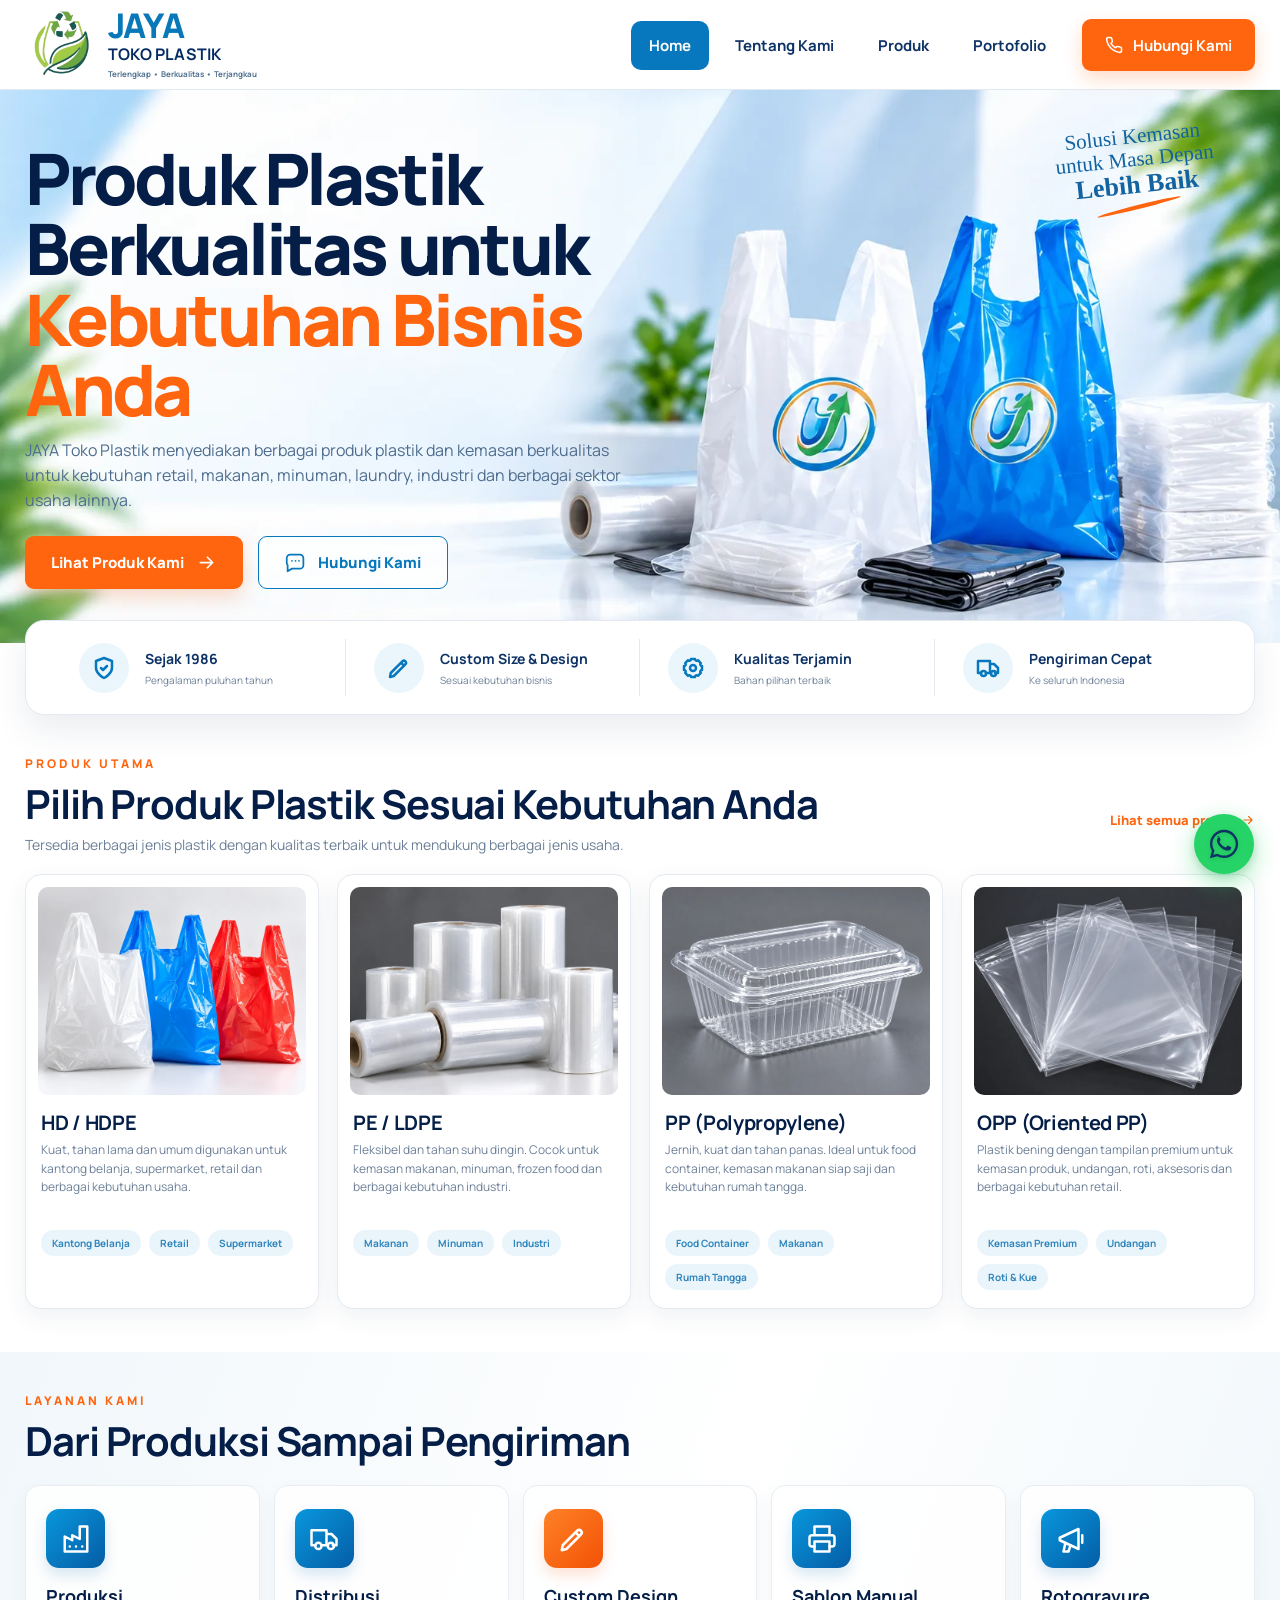
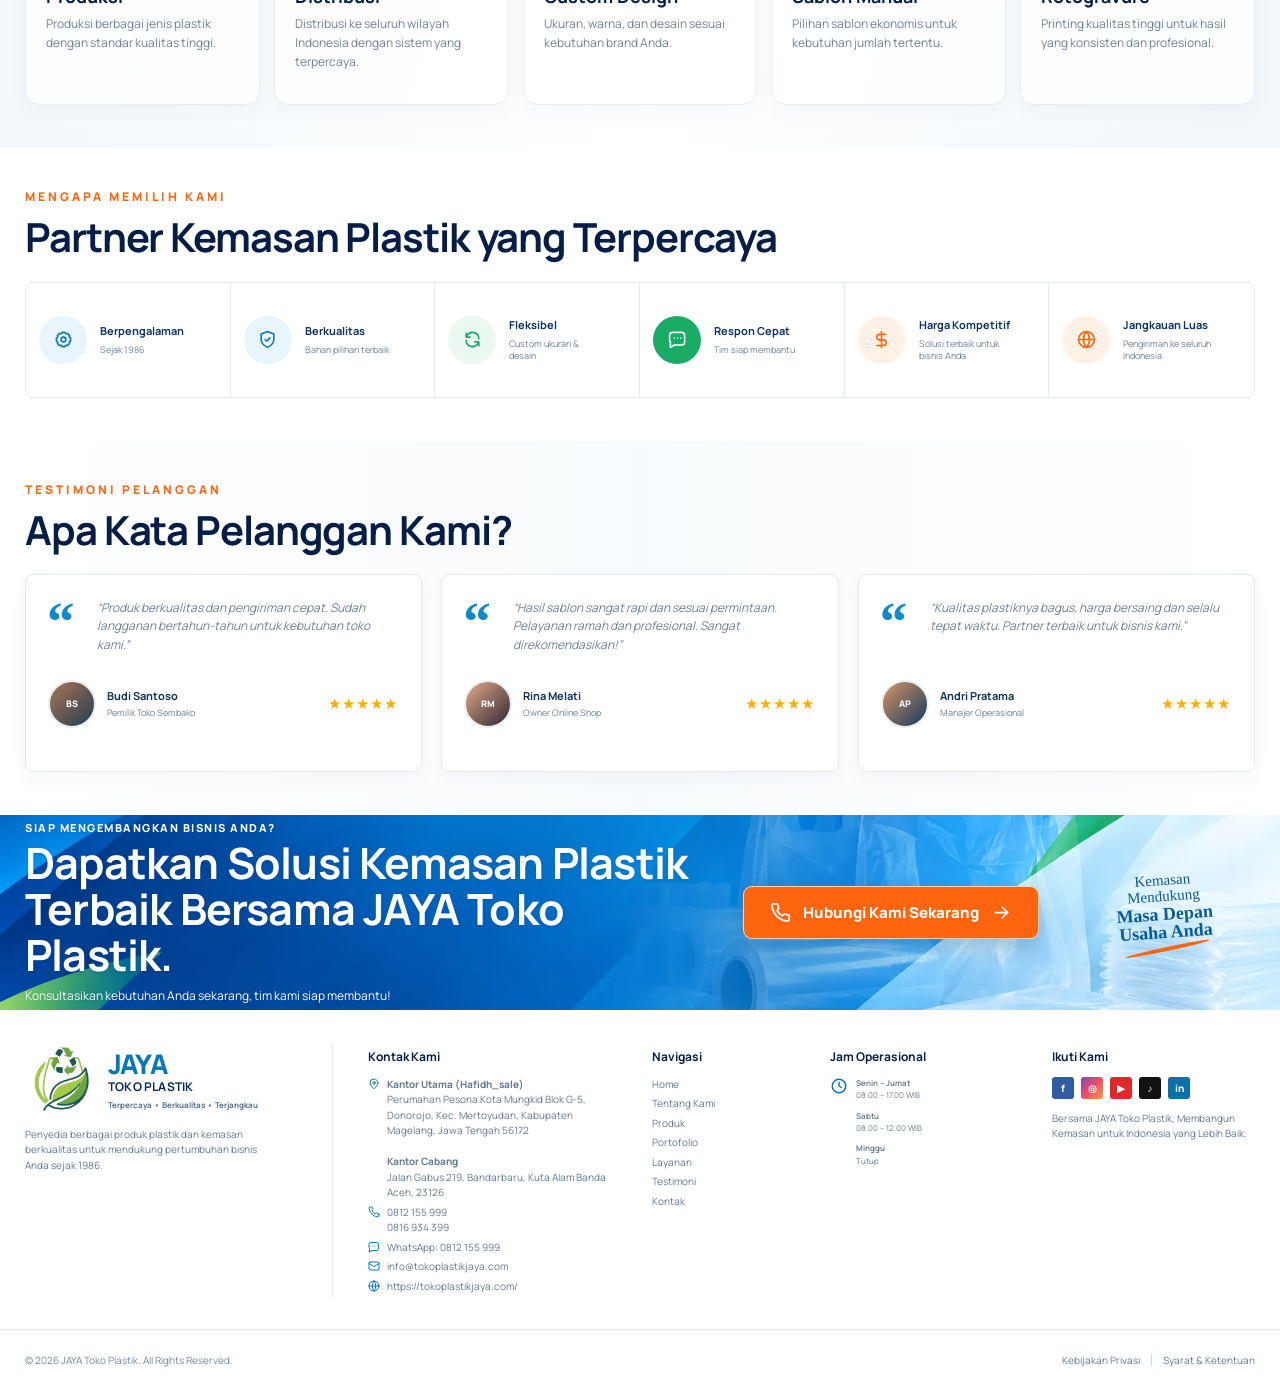
<file: index.html>
<!doctype html>
<html lang="id">

<head>
  <meta charset="UTF-8" />
  <meta name="viewport" content="width=device-width, initial-scale=1.0" />
  <meta name="description"
    content="JAYA Toko Plastik menyediakan produk dan kemasan plastik berkualitas untuk kebutuhan retail, makanan, minuman, laundry, industri, dan berbagai sektor usaha lainnya." />
  <title>JAYA Toko Plastik — Solusi Kemasan Plastik Terlengkap</title>
  <link rel="icon" type="image/webp" href="logo.webp" />
  <link rel="apple-touch-icon" href="logo.webp" />
  <link rel="preconnect" href="https://fonts.googleapis.com" />
  <link rel="preconnect" href="https://fonts.gstatic.com" crossorigin />
  <link
    href="https://fonts.googleapis.com/css2?family=Manrope:wght@400;500;600;700;800&family=Permanent+Marker&display=swap"
    rel="stylesheet" />
  <link rel="stylesheet" href="styles.css" />
  <link rel="preload" as="image" href="hero_bg.webp" type="image/webp" />
</head>

<body>
  <svg class="svg-sprite" aria-hidden="true">
    <symbol id="i-phone" viewBox="0 0 24 24">
      <path
        d="M22 16.92v3a2 2 0 0 1-2.18 2 19.78 19.78 0 0 1-8.63-3.07 19.5 19.5 0 0 1-6-6A19.78 19.78 0 0 1 2.12 4.18 2 2 0 0 1 4.11 2h3a2 2 0 0 1 2 1.72c.12.9.33 1.78.61 2.63a2 2 0 0 1-.45 2.11L8 9.73a16 16 0 0 0 6 6l1.27-1.27a2 2 0 0 1 2.11-.45c.85.28 1.73.49 2.63.61A2 2 0 0 1 22 16.92z" />
    </symbol>
    <symbol id="i-message" viewBox="0 0 24 24">
      <path d="M21 15a4 4 0 0 1-4 4H8l-5 3v-7a4 4 0 0 1-1-2.6V7a4 4 0 0 1 4-4h11a4 4 0 0 1 4 4z" />
      <path d="M8 10h.01M12 10h.01M16 10h.01" />
    </symbol>
    <symbol id="i-arrow" viewBox="0 0 24 24">
      <path d="M5 12h14M13 6l6 6-6 6" />
    </symbol>
    <symbol id="i-check" viewBox="0 0 24 24">
      <path d="m5 12 4 4L19 6" />
    </symbol>
    <symbol id="i-cube" viewBox="0 0 24 24">
      <path d="m12 2 9 5-9 5-9-5 9-5Z" />
      <path d="m3 7 9 5 9-5M3 7v10l9 5 9-5V7M12 12v10" />
    </symbol>
    <symbol id="i-users" viewBox="0 0 24 24">
      <path
        d="M16 21v-2a4 4 0 0 0-4-4H6a4 4 0 0 0-4 4v2M9 11a4 4 0 1 0 0-8 4 4 0 0 0 0 8ZM22 21v-2a4 4 0 0 0-3-3.87M16 3.13a4 4 0 0 1 0 7.75" />
    </symbol>
    <symbol id="i-truck" viewBox="0 0 24 24">
      <path d="M10 17h4V5H2v12h3M14 8h4l4 4v5h-3M14 17h1" />
      <circle cx="7.5" cy="17.5" r="2.5" />
      <circle cx="17.5" cy="17.5" r="2.5" />
    </symbol>
    <symbol id="i-shield" viewBox="0 0 24 24">
      <path d="M12 22s8-4 8-10V5l-8-3-8 3v7c0 6 8 10 8 10Z" />
      <path d="m9 12 2 2 4-4" />
    </symbol>
    <symbol id="i-pencil" viewBox="0 0 24 24">
      <path d="m3 21 3.75-1 11.6-11.6a2.1 2.1 0 0 0-3-3L3.75 17 3 21ZM14 6.7l3 3" />
    </symbol>
    <symbol id="i-gear" viewBox="0 0 24 24">
      <circle cx="12" cy="12" r="3" />
      <path
        d="M19.4 15a1.7 1.7 0 0 0 .34 1.88l.06.06-2.83 2.83-.06-.06a1.7 1.7 0 0 0-1.88-.34 1.7 1.7 0 0 0-1 1.56V21h-4v-.09A1.7 1.7 0 0 0 9 19.36a1.7 1.7 0 0 0-1.88.34l-.06.06-2.83-2.83.06-.06A1.7 1.7 0 0 0 4.6 15a1.7 1.7 0 0 0-1.56-1H3v-4h.09A1.7 1.7 0 0 0 4.64 9a1.7 1.7 0 0 0-.34-1.88l-.06-.06 2.83-2.83.06.06A1.7 1.7 0 0 0 9 4.6a1.7 1.7 0 0 0 1-1.56V3h4v.09A1.7 1.7 0 0 0 15 4.64a1.7 1.7 0 0 0 1.88-.34l.06-.06 2.83 2.83-.06.06A1.7 1.7 0 0 0 19.4 9a1.7 1.7 0 0 0 1.56 1H21v4h-.09A1.7 1.7 0 0 0 19.4 15Z" />
    </symbol>
    <symbol id="i-factory" viewBox="0 0 24 24">
      <path d="M3 22V10l6 3V9l6 3V2h6v20H3Z" />
      <path d="M7 18h.01M12 18h.01M17 18h.01" />
    </symbol>
    <symbol id="i-printer" viewBox="0 0 24 24">
      <path d="M6 9V2h12v7M6 18H4a2 2 0 0 1-2-2v-5a2 2 0 0 1 2-2h16a2 2 0 0 1 2 2v5a2 2 0 0 1-2 2h-2" />
      <path d="M6 14h12v8H6z" />
    </symbol>
    <symbol id="i-megaphone" viewBox="0 0 24 24">
      <path d="m3 11 15-7v16L3 13v-2Z" />
      <path d="M11.6 17 10 22H6l1.5-6.8M21 9v6" />
    </symbol>
    <symbol id="i-refresh" viewBox="0 0 24 24">
      <path d="M20 11a8 8 0 0 0-14.9-4M4 4v5h5M4 13a8 8 0 0 0 14.9 4M20 20v-5h-5" />
    </symbol>
    <symbol id="i-dollar" viewBox="0 0 24 24">
      <path d="M12 2v20M17 5.5H9.5a3.5 3.5 0 1 0 0 7h5a3.5 3.5 0 1 1 0 7H6" />
    </symbol>
    <symbol id="i-globe" viewBox="0 0 24 24">
      <circle cx="12" cy="12" r="10" />
      <path d="M2 12h20M12 2a15 15 0 0 1 0 20M12 2a15 15 0 0 0 0 20" />
    </symbol>
    <symbol id="i-clock" viewBox="0 0 24 24">
      <circle cx="12" cy="12" r="9" />
      <path d="M12 7v5l3 2" />
    </symbol>
    <symbol id="i-pin" viewBox="0 0 24 24">
      <path d="M20 10c0 5-8 12-8 12S4 15 4 10a8 8 0 1 1 16 0Z" />
      <circle cx="12" cy="10" r="2.5" />
    </symbol>
    <symbol id="i-mail" viewBox="0 0 24 24">
      <rect x="2" y="4" width="20" height="16" rx="2" />
      <path d="m22 7-10 6L2 7" />
    </symbol>
    <symbol id="i-menu" viewBox="0 0 24 24">
      <path d="M4 7h16M4 12h16M4 17h16" />
    </symbol>
    <symbol id="i-close" viewBox="0 0 24 24">
      <path d="m5 5 14 14M19 5 5 19" />
    </symbol>
    <symbol id="i-whatsapp" viewBox="0 0 24 24">
      <path fill="currentColor"
        d="M12.04 2C6.58 2 2.13 6.45 2.13 11.91C2.13 13.66 2.59 15.36 3.45 16.86L2.05 22L7.3 20.62C8.75 21.41 10.38 21.83 12.04 21.83C17.5 21.83 21.95 17.38 21.95 11.92C21.95 9.27 20.92 6.78 19.05 4.91C17.18 3.03 14.69 2 12.04 2M12.05 3.67C14.25 3.67 16.31 4.53 17.87 6.09C19.42 7.65 20.28 9.72 20.28 11.92C20.28 16.46 16.58 20.15 12.04 20.15C10.56 20.15 9.11 19.76 7.85 19L7.55 18.83L4.43 19.65L5.26 16.61L5.06 16.29C4.24 14.99 3.8 13.47 3.8 11.91C3.81 7.37 7.5 3.67 12.05 3.67M8.53 7.33C8.37 7.33 8.1 7.39 7.87 7.64C7.65 7.89 7 8.5 7 9.71C7 10.93 7.89 12.1 8 12.27C8.14 12.44 9.76 14.94 12.25 16C12.84 16.27 13.3 16.42 13.66 16.53C14.25 16.72 14.79 16.69 15.22 16.63C15.7 16.56 16.68 16.03 16.89 15.45C17.1 14.87 17.1 14.38 17.04 14.27C16.97 14.17 16.81 14.11 16.56 13.99C16.32 13.86 15.12 13.28 14.9 13.2C14.67 13.11 14.51 13.08 14.35 13.32C14.18 13.57 13.71 14.11 13.56 14.28C13.42 14.45 13.27 14.47 13.03 14.35C12.78 14.22 11.75 13.88 10.54 12.8C9.59 11.95 8.95 10.9 8.81 10.66C8.68 10.42 8.8 10.28 8.92 10.16C9.03 10.05 9.17 9.87 9.3 9.72C9.43 9.57 9.48 9.46 9.56 9.3C9.64 9.13 9.6 8.99 9.54 8.87C9.48 8.74 9 7.56 8.79 7.07C8.6 6.59 8.4 6.66 8.24 6.65L7.76 6.64C7.57 6.64 7.28 6.71 7.04 6.96" />
    </symbol>
  </svg>

  <header class="site-header">
    <div class="container nav-wrap">
      <a class="brand" href="#home" aria-label="JAYA Toko Plastik — Beranda">
        <img src="logo.webp" alt="Logo JAYA Toko Plastik" width="58" height="58" decoding="async" />
        <span class="brand-copy">
          <strong>JAYA</strong>
          <b>TOKO PLASTIK</b>
          <small>Terlengkap • Berkualitas • Terjangkau</small>
        </span>
      </a>

      <button class="menu-toggle" type="button" aria-label="Buka menu" aria-expanded="false">
        <svg>
          <use href="#i-menu"></use>
        </svg>
      </button>
    </div>
  </header>

  <div class="nav-overlay"></div>

  <nav class="main-nav" aria-label="Navigasi utama">
    <div class="nav-header">
      <a class="brand sidebar-brand" href="#home" aria-label="JAYA Toko Plastik — Beranda">
        <img src="logo.webp" alt="Logo JAYA Toko Plastik" width="40" height="40" decoding="async" />
        <span class="brand-copy">
          <strong>JAYA</strong>
          <b>TOKO PLASTIK</b>
        </span>
      </a>
      <button class="nav-close" type="button" aria-label="Tutup menu">
        <svg>
          <use href="#i-close"></use>
        </svg>
      </button>
    </div>
    <div class="nav-links">
      <a class="active" href="#home">Home</a>
      <a href="tentang-kami.html">Tentang Kami</a>
      <a href="produk.html">Produk</a>
      <a href="portofolio.html">Portofolio</a>
    </div>
    <a class="nav-cta" href="https://wa.me/62812155999" target="_blank" rel="noreferrer">
      <svg>
        <use href="#i-phone"></use>
      </svg>
      Hubungi Kami
    </a>
  </nav>

  <main>
    <section class="hero" id="home" aria-labelledby="hero-title">
      <div class="container hero-grid">
        <div class="hero-copy">
          <h1 id="hero-title">Produk Plastik Berkualitas untuk <em>Kebutuhan Bisnis Anda</em></h1>
          <p class="hero-intro">
            JAYA Toko Plastik menyediakan berbagai produk plastik dan kemasan berkualitas untuk kebutuhan retail,
            makanan, minuman, laundry, industri dan berbagai sektor usaha lainnya.
          </p>
          <div class="hero-actions">
            <a class="btn btn-primary" href="#produk">Lihat Produk Kami <svg>
                <use href="#i-arrow"></use>
              </svg></a>
            <a class="btn btn-outline" href="https://wa.me/62812155999" target="_blank" rel="noreferrer"><svg>
                <use href="#i-message"></use>
              </svg> Hubungi Kami</a>
          </div>

        </div>

        <div class="hero-note">Solusi Kemasan<br />untuk Masa Depan<br /><b>Lebih Baik</b></div>


      </div>
    </section>

    <div class="container benefit-strip" aria-label="Jaminan JAYA Toko Plastik">
      <article>
        <span class="feature-icon"><svg>
            <use href="#i-shield"></use>
          </svg></span>
        <p><b>Sejak 1986</b><small>Pengalaman puluhan tahun</small></p>
      </article>
      <article>
        <span class="feature-icon"><svg>
            <use href="#i-pencil"></use>
          </svg></span>
        <p><b>Custom Size &amp; Design</b><small>Sesuai kebutuhan bisnis</small></p>
      </article>
      <article>
        <span class="feature-icon"><svg>
            <use href="#i-gear"></use>
          </svg></span>
        <p><b>Kualitas Terjamin</b><small>Bahan pilihan terbaik</small></p>
      </article>
      <article>
        <span class="feature-icon"><svg>
            <use href="#i-truck"></use>
          </svg></span>
        <p><b>Pengiriman Cepat</b><small>Ke seluruh Indonesia</small></p>
      </article>
    </div>

    <section class="section products" id="produk" aria-labelledby="products-title">
      <div class="container">
        <div class="section-head">
          <div>
            <p class="eyebrow orange">Produk utama</p>
            <h2 id="products-title">Pilih Produk Plastik Sesuai Kebutuhan Anda</h2>
            <p>Tersedia berbagai jenis plastik dengan kualitas terbaik untuk mendukung berbagai jenis usaha.</p>
          </div>
          <a class="text-link" href="produk.html">Lihat semua produk <svg>
              <use href="#i-arrow"></use>
            </svg></a>
        </div>

        <div class="product-grid">
          <article class="product-card">
            <img src="hdpe.webp" alt="Kantong plastik HD dan HDPE warna putih, biru, dan merah" loading="lazy" decoding="async" width="260" height="170" />
            <div class="product-body">
              <h3>HD / HDPE</h3>
              <p>Kuat, tahan lama dan umum digunakan untuk kantong belanja, supermarket, retail dan berbagai kebutuhan
                usaha.</p>
              <div class="tags"><span>Kantong Belanja</span><span>Retail</span><span>Supermarket</span></div>
            </div>
          </article>
          <article class="product-card">
            <img src="pe.webp" alt="Berbagai ukuran roll plastik PE dan LDPE" loading="lazy" decoding="async" width="260" height="170" />
            <div class="product-body">
              <h3>PE / LDPE</h3>
              <p>Fleksibel dan tahan suhu dingin. Cocok untuk kemasan makanan, minuman, frozen food dan berbagai
                kebutuhan industri.</p>
              <div class="tags"><span>Makanan</span><span>Minuman</span><span>Industri</span></div>
            </div>
          </article>
          <article class="product-card">
            <img src="pp.webp" alt="Wadah makanan plastik PP transparan" loading="lazy" decoding="async" width="260" height="170" />
            <div class="product-body">
              <h3>PP (Polypropylene)</h3>
              <p>Jernih, kuat dan tahan panas. Ideal untuk food container, kemasan makanan siap saji dan kebutuhan rumah
                tangga.</p>
              <div class="tags"><span>Food Container</span><span>Makanan</span><span>Rumah Tangga</span></div>
            </div>
          </article>
          <article class="product-card">
            <img src="opp.webp" alt="Lembaran kemasan plastik OPP transparan" loading="lazy" decoding="async" width="260" height="170" />
            <div class="product-body">
              <h3>OPP (Oriented PP)</h3>
              <p>Plastik bening dengan tampilan premium untuk kemasan produk, undangan, roti, aksesoris dan berbagai
                kebutuhan retail.</p>
              <div class="tags"><span>Kemasan Premium</span><span>Undangan</span><span>Roti &amp; Kue</span></div>
            </div>
          </article>
        </div>
      </div>
    </section>

    <section class="section services" id="layanan" aria-labelledby="services-title">
      <div class="container">
        <p class="eyebrow orange">Layanan kami</p>
        <h2 id="services-title">Dari Produksi Sampai Pengiriman</h2>
        <div class="service-grid">
          <article><span class="service-icon"><svg>
                <use href="#i-factory"></use>
              </svg></span>
            <h3>Produksi</h3>
            <p>Produksi berbagai jenis plastik dengan standar kualitas tinggi.</p>
          </article>
          <article><span class="service-icon"><svg>
                <use href="#i-truck"></use>
              </svg></span>
            <h3>Distribusi</h3>
            <p>Distribusi ke seluruh wilayah Indonesia dengan sistem yang terpercaya.</p>
          </article>
          <article><span class="service-icon orange-box"><svg>
                <use href="#i-pencil"></use>
              </svg></span>
            <h3>Custom Design</h3>
            <p>Ukuran, warna, dan desain sesuai kebutuhan brand Anda.</p>
          </article>
          <article><span class="service-icon"><svg>
                <use href="#i-printer"></use>
              </svg></span>
            <h3>Sablon Manual</h3>
            <p>Pilihan sablon ekonomis untuk kebutuhan jumlah tertentu.</p>
          </article>
          <article><span class="service-icon"><svg>
                <use href="#i-megaphone"></use>
              </svg></span>
            <h3>Rotogravure</h3>
            <p>Printing kualitas tinggi untuk hasil yang konsisten dan profesional.</p>
          </article>
        </div>
      </div>
    </section>

    <section class="section reasons" id="tentang" aria-labelledby="reasons-title">
      <div class="container">
        <p class="eyebrow orange">Mengapa memilih kami</p>
        <h2 id="reasons-title">Partner Kemasan Plastik yang Terpercaya</h2>
        <div class="reason-grid">
          <article><span><svg>
                <use href="#i-gear"></use>
              </svg></span>
            <p><b>Berpengalaman</b><small>Sejak 1986</small></p>
          </article>
          <article><span><svg>
                <use href="#i-shield"></use>
              </svg></span>
            <p><b>Berkualitas</b><small>Bahan pilihan terbaik</small></p>
          </article>
          <article><span class="green"><svg>
                <use href="#i-refresh"></use>
              </svg></span>
            <p><b>Fleksibel</b><small>Custom ukuran &amp; desain</small></p>
          </article>
          <article><span class="green solid"><svg>
                <use href="#i-message"></use>
              </svg></span>
            <p><b>Respon Cepat</b><small>Tim siap membantu</small></p>
          </article>
          <article><span class="orange-light"><svg>
                <use href="#i-dollar"></use>
              </svg></span>
            <p><b>Harga Kompetitif</b><small>Solusi terbaik untuk bisnis Anda</small></p>
          </article>
          <article><span class="orange-light"><svg>
                <use href="#i-globe"></use>
              </svg></span>
            <p><b>Jangkauan Luas</b><small>Pengiriman ke seluruh Indonesia</small></p>
          </article>
        </div>
      </div>
    </section>

    <section class="section testimonials" id="testimoni" aria-labelledby="testimonials-title">
      <div class="container">
        <p class="eyebrow orange">Testimoni pelanggan</p>
        <h2 id="testimonials-title">Apa Kata Pelanggan Kami?</h2>
        <div class="testimonial-grid">
          <article class="testimonial-card">
            <span class="quote">“</span>
            <p>“Produk berkualitas dan pengiriman cepat. Sudah langganan bertahun-tahun untuk kebutuhan toko kami.”</p>
            <div class="customer">
              <div class="avatar avatar-one">BS</div>
              <p><b>Budi Santoso</b><small>Pemilik Toko Sembako</small></p><span class="stars">★★★★★</span>
            </div>
          </article>
          <article class="testimonial-card">
            <span class="quote">“</span>
            <p>“Hasil sablon sangat rapi dan sesuai permintaan. Pelayanan ramah dan profesional. Sangat
              direkomendasikan!”</p>
            <div class="customer">
              <div class="avatar avatar-two">RM</div>
              <p><b>Rina Melati</b><small>Owner Online Shop</small></p><span class="stars">★★★★★</span>
            </div>
          </article>
          <article class="testimonial-card">
            <span class="quote">“</span>
            <p>“Kualitas plastiknya bagus, harga bersaing dan selalu tepat waktu. Partner terbaik untuk bisnis kami.”
            </p>
            <div class="customer">
              <div class="avatar avatar-three">AP</div>
              <p><b>Andri Pratama</b><small>Manajer Operasional</small></p><span class="stars">★★★★★</span>
            </div>
          </article>
        </div>
      </div>
    </section>

    <section class="cta-banner" aria-label="Ajakan menghubungi JAYA Toko Plastik">
      <div class="container cta-grid">
        <div>
          <p>Siap mengembangkan bisnis Anda?</p>
          <h2>Dapatkan Solusi Kemasan Plastik<br />Terbaik Bersama JAYA Toko Plastik.</h2>
          <span>Konsultasikan kebutuhan Anda sekarang, tim kami siap membantu!</span>
        </div>
        <a class="btn btn-cta" href="https://wa.me/62812155999" target="_blank" rel="noreferrer"><svg>
            <use href="#i-phone"></use>
          </svg> Hubungi Kami Sekarang <svg>
            <use href="#i-arrow"></use>
          </svg></a>
        <div class="cta-note">Kemasan<br />Mendukung<br /><b>Masa Depan<br />Usaha Anda</b></div>
      </div>
    </section>
  </main>

  <footer id="kontak">
    <div class="container footer-grid">
      <div class="footer-about">
        <a class="brand footer-brand" href="#home">
          <img src="logo.webp" alt="Logo JAYA Toko Plastik" loading="lazy" decoding="async" width="62" height="62" />
          <span class="brand-copy"><strong>JAYA</strong><b>TOKO PLASTIK</b><small>Terpercaya • Berkualitas •
              Terjangkau</small></span>
        </a>
        <p>Penyedia berbagai produk plastik dan kemasan berkualitas untuk mendukung pertumbuhan bisnis Anda sejak 1986.
        </p>
      </div>
      <div class="footer-contact">
        <h3>Kontak Kami</h3>
        <a href="https://www.google.com/maps/search/?api=1&query=Perumahan+Pesona+Kota+Mungkid+Blok+G-5%2C+Donorojo%2C+Kec.+Mertoyudan%2C+Kabupaten+Magelang%2C+Jawa+Tengah+56172" target="_blank" rel="noreferrer"><svg>
            <use href="#i-pin"></use>
          </svg><span><strong>Kantor Utama (Hafidh_sale)</strong><br />Perumahan Pesona Kota Mungkid Blok G-5, Donorojo, Kec. Mertoyudan, Kabupaten Magelang, Jawa Tengah 56172<br /><br /><strong>Kantor Cabang</strong><br />Jalan Gabus 219, Bandarbaru, Kuta Alam Banda Aceh, 23126</span></a>
        <a href="tel:+62812155999"><svg>
            <use href="#i-phone"></use>
          </svg><span>0812 155 999<br />0816 934 399</span></a>
        <a href="https://wa.me/62812155999"><svg>
            <use href="#i-message"></use>
          </svg><span>WhatsApp: 0812 155 999</span></a>
        <a href="mailto:info@tokoplastikjaya.com"><svg>
            <use href="#i-mail"></use>
          </svg><span>info@tokoplastikjaya.com</span></a>
        <a href="https://tokoplastikjaya.com/"><svg>
            <use href="#i-globe"></use>
          </svg><span>https://tokoplastikjaya.com/</span></a>
      </div>
      <div>
        <h3>Navigasi</h3>
        <div class="footer-links"><a href="#home">Home</a><a href="tentang-kami.html">Tentang Kami</a><a
            href="produk.html">Produk</a><a href="portofolio.html">Portofolio</a><a href="#layanan">Layanan</a><a href="#testimoni">Testimoni</a><a
            href="#kontak">Kontak</a></div>
      </div>
      <div>
        <h3>Jam Operasional</h3>
        <div class="hours"><svg>
            <use href="#i-clock"></use>
          </svg>
          <p><b>Senin – Jumat</b><span>08.00 – 17.00 WIB</span><b>Sabtu</b><span>08.00 – 12.00
              WIB</span><b>Minggu</b><span>Tutup</span></p>
        </div>
      </div>
      <div>
        <h3>Ikuti Kami</h3>
        <div class="socials" aria-label="Media sosial"><a href="#" aria-label="Facebook">f</a><a href="#"
            aria-label="Instagram">◎</a><a href="#" aria-label="YouTube">▶</a><a href="#" aria-label="TikTok">♪</a><a
            href="#" aria-label="LinkedIn">in</a></div>
        <p>Bersama JAYA Toko Plastik, Membangun Kemasan untuk Indonesia yang Lebih Baik.</p>
      </div>
    </div>
    <div class="footer-bottom">
      <div class="container"><span>© 2026 JAYA Toko Plastik. All Rights Reserved.</span>
        <p><a href="#">Kebijakan Privasi</a><i></i><a href="#">Syarat &amp; Ketentuan</a></p>
      </div>
    </div>
  </footer>

  <a class="floating-whatsapp" href="https://wa.me/62812155999" target="_blank" rel="noreferrer" aria-label="Chat WhatsApp">
    <svg><use href="#i-whatsapp"></use></svg>
    <span class="wa-tooltip">Chat Kami</span>
  </a>

  <script src="script.js"></script>
</body>

</html>
</file>
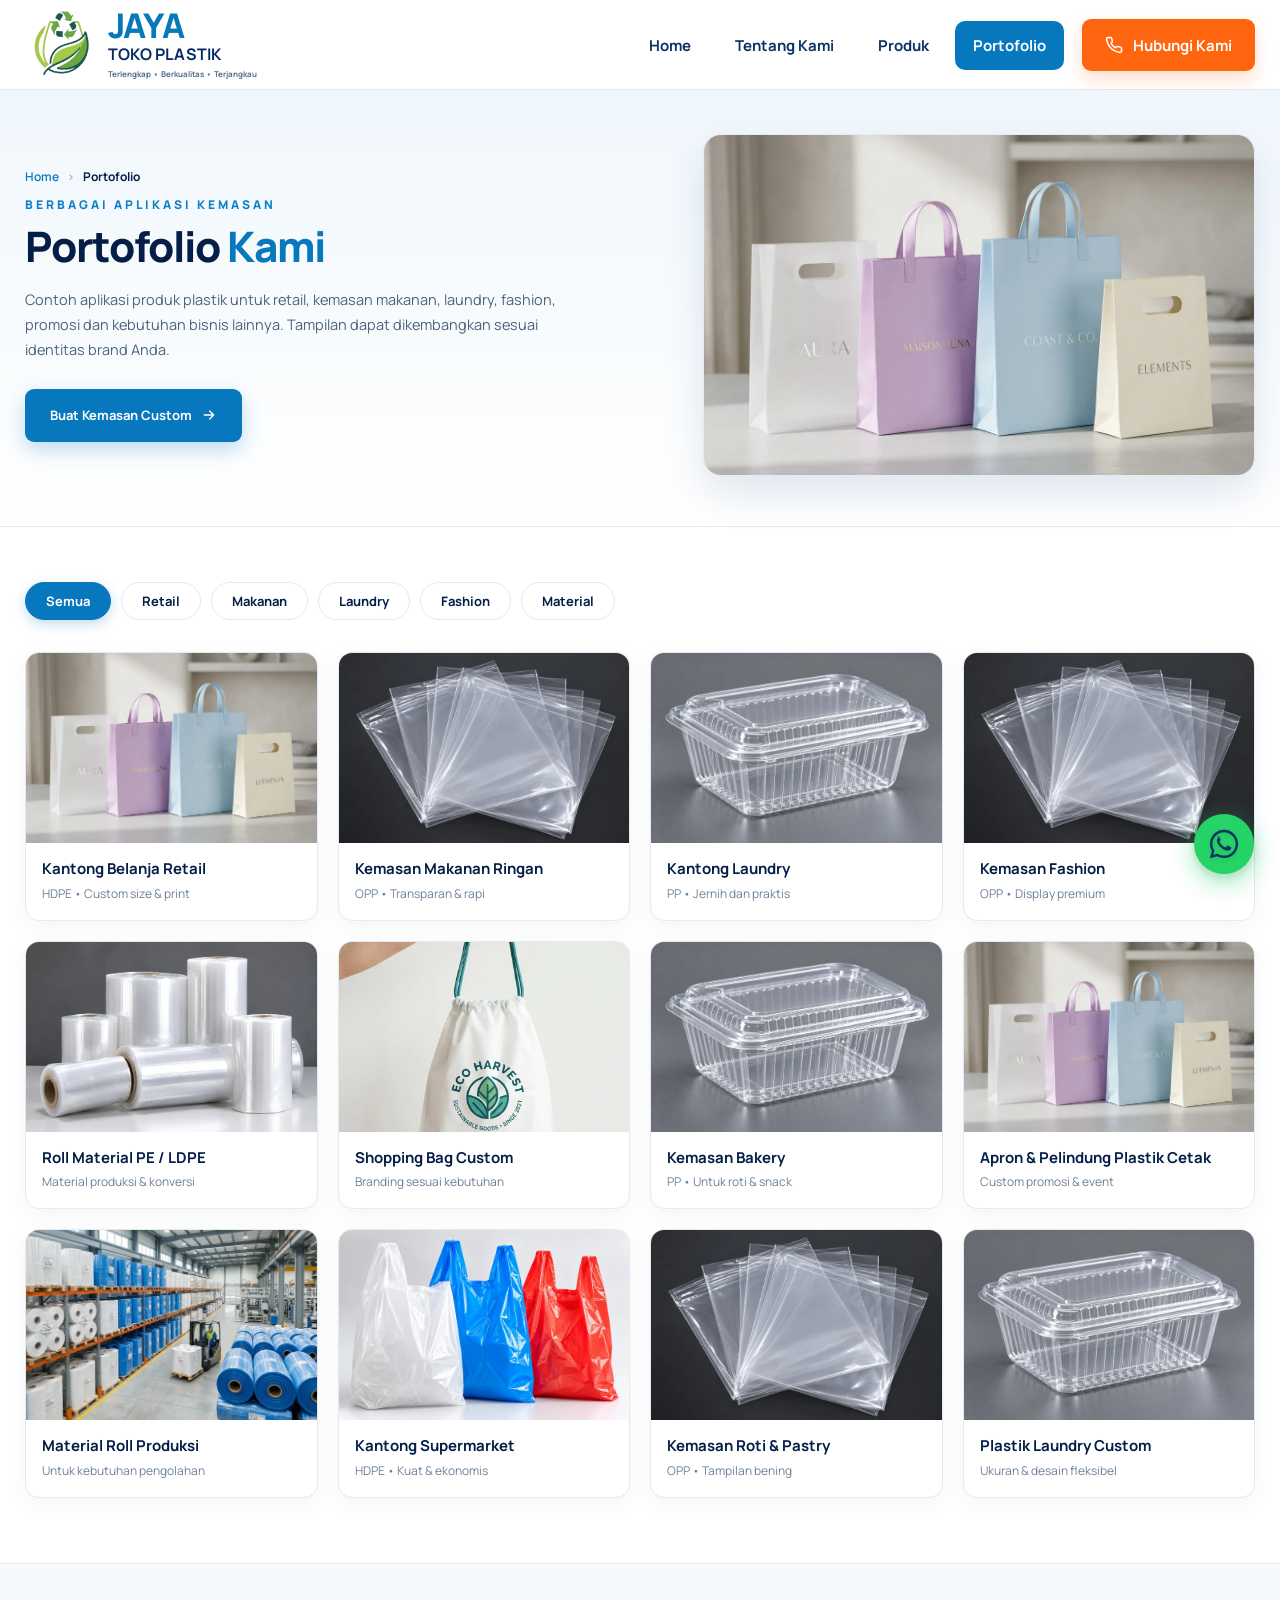
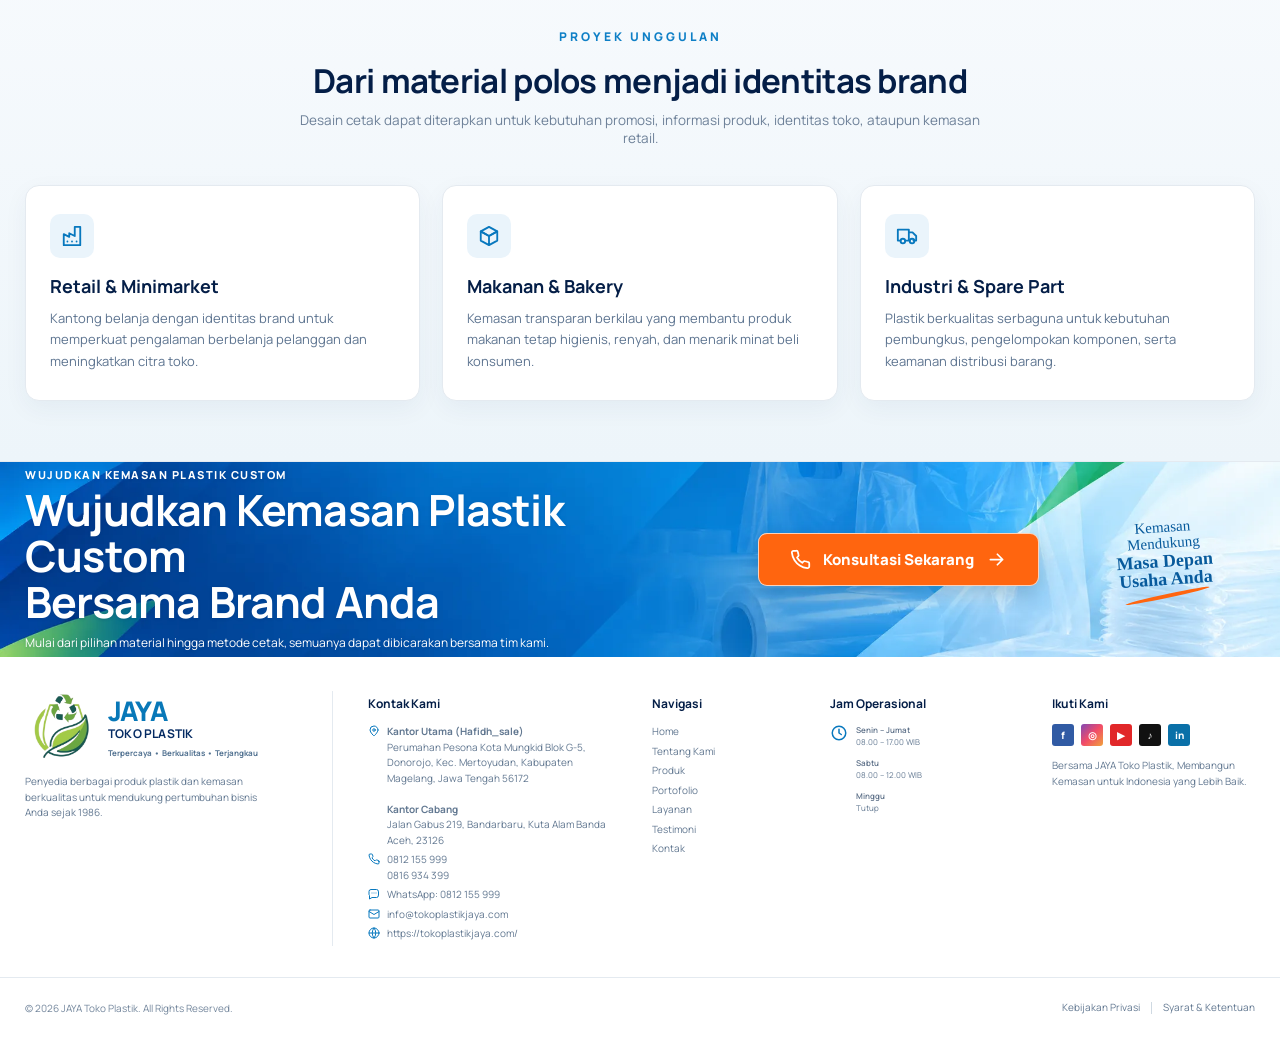
<file: portofolio.html>
<!doctype html>
<html lang="id">

<head>
  <meta charset="UTF-8" />
  <meta name="viewport" content="width=device-width, initial-scale=1.0" />
  <meta name="description"
    content="Portofolio JAYA Toko Plastik — Aneka contoh aplikasi produk kemasan plastik custom untuk retail, makanan, laundry, fashion, dan kebutuhan industri di Indonesia." />
  <title>Portofolio Kami — JAYA Toko Plastik</title>
  <link rel="icon" type="image/webp" href="logo.webp" />
  <link rel="apple-touch-icon" href="logo.webp" />
  <link rel="preconnect" href="https://fonts.googleapis.com" />
  <link rel="preconnect" href="https://fonts.gstatic.com" crossorigin />
  <link
    href="https://fonts.googleapis.com/css2?family=Manrope:wght@400;500;600;700;800&family=Permanent+Marker&display=swap"
    rel="stylesheet" />
  <link rel="stylesheet" href="styles.css" />
  <link rel="preload" as="image" href="produk-hero.webp" type="image/webp" />
</head>

<body>
  <svg class="svg-sprite" aria-hidden="true">
    <symbol id="i-phone" viewBox="0 0 24 24">
      <path
        d="M22 16.92v3a2 2 0 0 1-2.18 2 19.78 19.78 0 0 1-8.63-3.07 19.5 19.5 0 0 1-6-6A19.78 19.78 0 0 1 2.12 4.18 2 2 0 0 1 4.11 2h3a2 2 0 0 1 2 1.72c.12.9.33 1.78.61 2.63a2 2 0 0 1-.45 2.11L8 9.73a16 16 0 0 0 6 6l1.27-1.27a2 2 0 0 1 2.11-.45c.85.28 1.73.49 2.63.61A2 2 0 0 1 22 16.92z" />
    </symbol>
    <symbol id="i-message" viewBox="0 0 24 24">
      <path d="M21 15a4 4 0 0 1-4 4H8l-5 3v-7a4 4 0 0 1-1-2.6V7a4 4 0 0 1 4-4h11a4 4 0 0 1 4 4z" />
      <path d="M8 10h.01M12 10h.01M16 10h.01" />
    </symbol>
    <symbol id="i-arrow" viewBox="0 0 24 24">
      <path d="M5 12h14M13 6l6 6-6 6" />
    </symbol>
    <symbol id="i-check" viewBox="0 0 24 24">
      <path d="m5 12 4 4L19 6" />
    </symbol>
    <symbol id="i-cube" viewBox="0 0 24 24">
      <path d="m12 2 9 5-9 5-9-5 9-5Z" />
      <path d="m3 7 9 5 9-5M3 7v10l9 5 9-5V7M12 12v10" />
    </symbol>
    <symbol id="i-truck" viewBox="0 0 24 24">
      <path d="M10 17h4V5H2v12h3M14 8h4l4 4v5h-3M14 17h1" />
      <circle cx="7.5" cy="17.5" r="2.5" />
      <circle cx="17.5" cy="17.5" r="2.5" />
    </symbol>
    <symbol id="i-shield" viewBox="0 0 24 24">
      <path d="M12 22s8-4 8-10V5l-8-3-8 3v7c0 6 8 10 8 10Z" />
      <path d="m9 12 2 2 4-4" />
    </symbol>
    <symbol id="i-gear" viewBox="0 0 24 24">
      <circle cx="12" cy="12" r="3" />
      <path
        d="M19.4 15a1.7 1.7 0 0 0 .34 1.88l.06.06-2.83 2.83-.06-.06a1.7 1.7 0 0 0-1.88-.34 1.7 1.7 0 0 0-1 1.56V21h-4v-.09A1.7 1.7 0 0 0 9 19.36a1.7 1.7 0 0 0-1.88.34l-.06.06-2.83-2.83.06.06A1.7 1.7 0 0 0 9 4.6a1.7 1.7 0 0 0 1-1.56V3h4v.09A1.7 1.7 0 0 0 15 4.64a1.7 1.7 0 0 0 1.88-.34l.06-.06 2.83 2.83-.06.06A1.7 1.7 0 0 0 19.4 9a1.7 1.7 0 0 0 1.56 1H21v4h-.09A1.7 1.7 0 0 0 19.4 15Z" />
    </symbol>
    <symbol id="i-factory" viewBox="0 0 24 24">
      <path d="M3 22V10l6 3V9l6 3V2h6v20H3Z" />
      <path d="M7 18h.01M12 18h.01M17 18h.01" />
    </symbol>
    <symbol id="i-printer" viewBox="0 0 24 24">
      <path d="M6 9V2h12v7M6 18H4a2 2 0 0 1-2-2v-5a2 2 0 0 1 2-2h16a2 2 0 0 1 2 2v5a2 2 0 0 1-2 2h-2" />
      <path d="M6 14h12v8H6z" />
    </symbol>
    <symbol id="i-globe" viewBox="0 0 24 24">
      <circle cx="12" cy="12" r="10" />
      <path d="M2 12h20M12 2a15 15 0 0 1 0 20M12 2a15 15 0 0 0 0 20" />
    </symbol>
    <symbol id="i-clock" viewBox="0 0 24 24">
      <circle cx="12" cy="12" r="9" />
      <path d="M12 7v5l3 2" />
    </symbol>
    <symbol id="i-pin" viewBox="0 0 24 24">
      <path d="M20 10c0 5-8 12-8 12S4 15 4 10a8 8 0 1 1 16 0Z" />
      <circle cx="12" cy="10" r="2.5" />
    </symbol>
    <symbol id="i-mail" viewBox="0 0 24 24">
      <rect x="2" y="4" width="20" height="16" rx="2" />
      <path d="m22 7-10 6L2 7" />
    </symbol>
    <symbol id="i-menu" viewBox="0 0 24 24">
      <path d="M4 7h16M4 12h16M4 17h16" />
    </symbol>
    <symbol id="i-close" viewBox="0 0 24 24">
      <path d="m5 5 14 14M19 5 5 19" />
    </symbol>
    <symbol id="i-whatsapp" viewBox="0 0 24 24">
      <path fill="currentColor"
        d="M12.04 2C6.58 2 2.13 6.45 2.13 11.91C2.13 13.66 2.59 15.36 3.45 16.86L2.05 22L7.3 20.62C8.75 21.41 10.38 21.83 12.04 21.83C17.5 21.83 21.95 17.38 21.95 11.92C21.95 9.27 20.92 6.78 19.05 4.91C17.18 3.03 14.69 2 12.04 2M12.05 3.67C14.25 3.67 16.31 4.53 17.87 6.09C19.42 7.65 20.28 9.72 20.28 11.92C20.28 16.46 16.58 20.15 12.04 20.15C10.56 20.15 9.11 19.76 7.85 19L7.55 18.83L4.43 19.65L5.26 16.61L5.06 16.29C4.24 14.99 3.8 13.47 3.8 11.91C3.81 7.37 7.5 3.67 12.05 3.67M8.53 7.33C8.37 7.33 8.1 7.39 7.87 7.64C7.65 7.89 7 8.5 7 9.71C7 10.93 7.89 12.1 8 12.27C8.14 12.44 9.76 14.94 12.25 16C12.84 16.27 13.3 16.42 13.66 16.53C14.25 16.72 14.79 16.69 15.22 16.63C15.7 16.56 16.68 16.03 16.89 15.45C17.1 14.87 17.1 14.38 17.04 14.27C16.97 14.17 16.81 14.11 16.56 13.99C16.32 13.86 15.12 13.28 14.9 13.2C14.67 13.11 14.51 13.08 14.35 13.32C14.18 13.57 13.71 14.11 13.56 14.28C13.42 14.45 13.27 14.47 13.03 14.35C12.78 14.22 11.75 13.88 10.54 12.8C9.59 11.95 8.95 10.9 8.81 10.66C8.68 10.42 8.8 10.28 8.92 10.16C9.03 10.05 9.17 9.87 9.3 9.72C9.43 9.57 9.48 9.46 9.56 9.3C9.64 9.13 9.6 8.99 9.54 8.87C9.48 8.74 9 7.56 8.79 7.07C8.6 6.59 8.4 6.66 8.24 6.65L7.76 6.64C7.57 6.64 7.28 6.71 7.04 6.96" />
    </symbol>
  </svg>

  <header class="site-header">
    <div class="container nav-wrap">
      <a class="brand" href="index.html#home" aria-label="JAYA Toko Plastik — Beranda">
        <img src="logo.webp" alt="Logo JAYA Toko Plastik" width="58" height="58" decoding="async" />
        <span class="brand-copy">
          <strong>JAYA</strong>
          <b>TOKO PLASTIK</b>
          <small>Terlengkap • Berkualitas • Terjangkau</small>
        </span>
      </a>

      <button class="menu-toggle" type="button" aria-label="Buka menu" aria-expanded="false">
        <svg>
          <use href="#i-menu"></use>
        </svg>
      </button>
    </div>
  </header>

  <div class="nav-overlay"></div>

  <nav class="main-nav" aria-label="Navigasi utama">
    <div class="nav-header">
      <a class="brand sidebar-brand" href="index.html#home" aria-label="JAYA Toko Plastik — Beranda">
        <img src="logo.webp" alt="Logo JAYA Toko Plastik" width="40" height="40" decoding="async" />
        <span class="brand-copy">
          <strong>JAYA</strong>
          <b>TOKO PLASTIK</b>
        </span>
      </a>
      <button class="nav-close" type="button" aria-label="Tutup menu">
        <svg>
          <use href="#i-close"></use>
        </svg>
      </button>
    </div>
    <div class="nav-links">
      <a href="index.html#home">Home</a>
      <a href="tentang-kami.html">Tentang Kami</a>
      <a href="produk.html">Produk</a>
      <a class="active" href="portofolio.html">Portofolio</a>
    </div>
    <a class="nav-cta" href="https://wa.me/62812155999" target="_blank" rel="noreferrer">
      <svg>
        <use href="#i-phone"></use>
      </svg>
      Hubungi Kami
    </a>
  </nav>

  <main id="main-content">
    <!-- HERO SECTION PORTOFOLIO -->
    <section class="about-hero" aria-label="Pengenalan Portofolio JAYA Toko Plastik">
      <div class="container">
        <div class="about-hero-grid">
          <div class="about-hero-content">
            <nav class="breadcrumb" aria-label="Breadcrumb">
              <a href="index.html">Home</a>
              <span class="separator">›</span>
              <span class="current">Portofolio</span>
            </nav>
            <p class="eyebrow">BERBAGAI APLIKASI KEMASAN</p>
            <h1>Portofolio <span class="highlight-brand">Kami</span></h1>
            <p class="about-hero-desc">
              Contoh aplikasi produk plastik untuk retail, kemasan makanan, laundry, fashion, promosi dan kebutuhan bisnis lainnya. Tampilan dapat dikembangkan sesuai identitas brand Anda.
            </p>
            <div class="about-hero-actions">
              <a class="btn btn-hero-cta" href="https://wa.me/62812155999" target="_blank" rel="noreferrer">
                Buat Kemasan Custom
                <svg>
                  <use href="#i-arrow"></use>
                </svg>
              </a>
            </div>
          </div>
          <div class="about-hero-media">
            <div class="about-hero-img-wrap">
              <img src="produk-hero.webp" alt="Aplikasi Kemasan Plastik Portofolio JAYA Toko Plastik" width="540" height="340" fetchpriority="high" decoding="async" />
            </div>
          </div>
        </div>
      </div>
    </section>

    <!-- SECTION FILTER & GRID PORTOFOLIO -->
    <section class="section portfolio-section" id="gallery" aria-label="Galeri Portofolio Produk Plastik">
      <div class="container">
        <!-- FILTER TABS -->
        <div class="portfolio-filters" role="tablist" aria-label="Filter kategori portofolio">
          <button class="filter-btn active" type="button" data-filter="all">Semua</button>
          <button class="filter-btn" type="button" data-filter="retail">Retail</button>
          <button class="filter-btn" type="button" data-filter="makanan">Makanan</button>
          <button class="filter-btn" type="button" data-filter="laundry">Laundry</button>
          <button class="filter-btn" type="button" data-filter="fashion">Fashion</button>
          <button class="filter-btn" type="button" data-filter="material">Material</button>
        </div>

        <!-- 12 PORTFOLIO CARDS GRID -->
        <div class="portfolio-grid" id="portfolio-grid">
          <!-- Card 1 -->
          <article class="portfolio-card" data-category="retail">
            <div class="portfolio-img-wrap">
              <img src="produk-hero.webp" alt="Kantong Belanja Retail" loading="lazy" decoding="async" width="280" height="190" />
            </div>
            <div class="portfolio-card-body">
              <h3>Kantong Belanja Retail</h3>
              <p>HDPE • Custom size &amp; print</p>
            </div>
          </article>

          <!-- Card 2 -->
          <article class="portfolio-card" data-category="makanan">
            <div class="portfolio-img-wrap">
              <img src="opp.webp" alt="Kemasan Makanan Ringan" loading="lazy" decoding="async" width="280" height="190" />
            </div>
            <div class="portfolio-card-body">
              <h3>Kemasan Makanan Ringan</h3>
              <p>OPP • Transparan &amp; rapi</p>
            </div>
          </article>

          <!-- Card 3 -->
          <article class="portfolio-card" data-category="laundry">
            <div class="portfolio-img-wrap">
              <img src="pp.webp" alt="Kantong Laundry" loading="lazy" decoding="async" width="280" height="190" />
            </div>
            <div class="portfolio-card-body">
              <h3>Kantong Laundry</h3>
              <p>PP • Jernih dan praktis</p>
            </div>
          </article>

          <!-- Card 4 -->
          <article class="portfolio-card" data-category="fashion">
            <div class="portfolio-img-wrap">
              <img src="opp.webp" alt="Kemasan Fashion" loading="lazy" decoding="async" width="280" height="190" />
            </div>
            <div class="portfolio-card-body">
              <h3>Kemasan Fashion</h3>
              <p>OPP • Display premium</p>
            </div>
          </article>

          <!-- Card 5 -->
          <article class="portfolio-card" data-category="material">
            <div class="portfolio-img-wrap">
              <img src="pe.webp" alt="Roll Material PE / LDPE" loading="lazy" decoding="async" width="280" height="190" />
            </div>
            <div class="portfolio-card-body">
              <h3>Roll Material PE / LDPE</h3>
              <p>Material produksi &amp; konversi</p>
            </div>
          </article>

          <!-- Card 6 -->
          <article class="portfolio-card" data-category="retail fashion">
            <div class="portfolio-img-wrap">
              <img src="tentang-bag.webp" alt="Shopping Bag Custom" loading="lazy" decoding="async" width="280" height="190" />
            </div>
            <div class="portfolio-card-body">
              <h3>Shopping Bag Custom</h3>
              <p>Branding sesuai kebutuhan</p>
            </div>
          </article>

          <!-- Card 7 -->
          <article class="portfolio-card" data-category="makanan">
            <div class="portfolio-img-wrap">
              <img src="pp.webp" alt="Kemasan Bakery" loading="lazy" decoding="async" width="280" height="190" />
            </div>
            <div class="portfolio-card-body">
              <h3>Kemasan Bakery</h3>
              <p>PP • Untuk roti &amp; snack</p>
            </div>
          </article>

          <!-- Card 8 -->
          <article class="portfolio-card" data-category="retail material">
            <div class="portfolio-img-wrap">
              <img src="produk-hero.webp" alt="Apron &amp; Kemasan Cetak" loading="lazy" decoding="async" width="280" height="190" />
            </div>
            <div class="portfolio-card-body">
              <h3>Apron &amp; Pelindung Plastik Cetak</h3>
              <p>Custom promosi &amp; event</p>
            </div>
          </article>

          <!-- Card 9 -->
          <article class="portfolio-card" data-category="material">
            <div class="portfolio-img-wrap">
              <img src="tentang-hero.webp" alt="Material Roll Produksi" loading="lazy" decoding="async" width="280" height="190" />
            </div>
            <div class="portfolio-card-body">
              <h3>Material Roll Produksi</h3>
              <p>Untuk kebutuhan pengolahan</p>
            </div>
          </article>

          <!-- Card 10 -->
          <article class="portfolio-card" data-category="retail">
            <div class="portfolio-img-wrap">
              <img src="hdpe.webp" alt="Kantong Supermarket" loading="lazy" decoding="async" width="280" height="190" />
            </div>
            <div class="portfolio-card-body">
              <h3>Kantong Supermarket</h3>
              <p>HDPE • Kuat &amp; ekonomis</p>
            </div>
          </article>

          <!-- Card 11 -->
          <article class="portfolio-card" data-category="makanan">
            <div class="portfolio-img-wrap">
              <img src="opp.webp" alt="Kemasan Roti" loading="lazy" decoding="async" width="280" height="190" />
            </div>
            <div class="portfolio-card-body">
              <h3>Kemasan Roti &amp; Pastry</h3>
              <p>OPP • Tampilan bening</p>
            </div>
          </article>

          <!-- Card 12 -->
          <article class="portfolio-card" data-category="laundry">
            <div class="portfolio-img-wrap">
              <img src="pp.webp" alt="Plastik Laundry Custom" loading="lazy" decoding="async" width="280" height="190" />
            </div>
            <div class="portfolio-card-body">
              <h3>Plastik Laundry Custom</h3>
              <p>Ukuran &amp; desain fleksibel</p>
            </div>
          </article>
        </div>
      </div>
    </section>

    <!-- SECTION PROYEK UNGGULAN -->
    <section class="section about-visi" id="proyek-unggulan" aria-label="Proyek Unggulan">
      <div class="container">
        <div class="section-head-center">
          <p class="eyebrow">PROYEK UNGGULAN</p>
          <h2>Dari material polos menjadi identitas brand</h2>
          <p style="margin-top: 10px; color: var(--muted); font-size: 13.5px;">
            Desain cetak dapat diterapkan untuk kebutuhan promosi, informasi produk, identitas toko, ataupun kemasan retail.
          </p>
        </div>

        <div class="visi-grid">
          <article class="visi-card">
            <div class="visi-icon-accent">
              <svg><use href="#i-factory"></use></svg>
            </div>
            <h3>Retail &amp; Minimarket</h3>
            <p>Kantong belanja dengan identitas brand untuk memperkuat pengalaman berbelanja pelanggan dan meningkatkan citra toko.</p>
          </article>

          <article class="visi-card">
            <div class="visi-icon-accent">
              <svg><use href="#i-cube"></use></svg>
            </div>
            <h3>Makanan &amp; Bakery</h3>
            <p>Kemasan transparan berkilau yang membantu produk makanan tetap higienis, renyah, dan menarik minat beli konsumen.</p>
          </article>

          <article class="visi-card">
            <div class="visi-icon-accent">
              <svg><use href="#i-truck"></use></svg>
            </div>
            <h3>Industri &amp; Spare Part</h3>
            <p>Plastik berkualitas serbaguna untuk kebutuhan pembungkus, pengelompokan komponen, serta keamanan distribusi barang.</p>
          </article>
        </div>
      </div>
    </section>

    <!-- SECTION CTA BANNER -->
    <section class="cta-banner" aria-label="Ajakan konsultasi kemasan brand">
      <div class="container cta-grid">
        <div>
          <p>Wujudkan kemasan plastik custom</p>
          <h2>Wujudkan Kemasan Plastik Custom<br />Bersama Brand Anda</h2>
          <span>Mulai dari pilihan material hingga metode cetak, semuanya dapat dibicarakan bersama tim kami.</span>
        </div>
        <a class="btn btn-cta" href="https://wa.me/62812155999" target="_blank" rel="noreferrer">
          <svg>
            <use href="#i-phone"></use>
          </svg>
          Konsultasi Sekarang
          <svg>
            <use href="#i-arrow"></use>
          </svg>
        </a>
        <div class="cta-note">Kemasan<br />Mendukung<br /><b>Masa Depan<br />Usaha Anda</b></div>
      </div>
    </section>
  </main>

  <footer id="kontak">
    <div class="container footer-grid">
      <div class="footer-about">
        <a class="brand footer-brand" href="index.html#home">
          <img src="logo.webp" alt="Logo JAYA Toko Plastik" loading="lazy" decoding="async" width="62" height="62" />
          <span class="brand-copy">
            <strong>JAYA</strong>
            <b>TOKO PLASTIK</b>
            <small>Terpercaya • Berkualitas • Terjangkau</small>
          </span>
        </a>
        <p>Penyedia berbagai produk plastik dan kemasan berkualitas untuk mendukung pertumbuhan bisnis Anda sejak 1986.</p>
      </div>
      <div class="footer-contact">
        <h3>Kontak Kami</h3>
        <a href="https://www.google.com/maps/search/?api=1&query=Perumahan+Pesona+Kota+Mungkid+Blok+G-5%2C+Donorojo%2C+Kec.+Mertoyudan%2C+Kabupaten+Magelang%2C+Jawa+Tengah+56172" target="_blank" rel="noreferrer">
          <svg><use href="#i-pin"></use></svg>
          <span><strong>Kantor Utama (Hafidh_sale)</strong><br />Perumahan Pesona Kota Mungkid Blok G-5, Donorojo, Kec. Mertoyudan, Kabupaten Magelang, Jawa Tengah 56172<br /><br /><strong>Kantor Cabang</strong><br />Jalan Gabus 219, Bandarbaru, Kuta Alam Banda Aceh, 23126</span>
        </a>
        <a href="tel:+62812155999">
          <svg><use href="#i-phone"></use></svg>
          <span>0812 155 999<br />0816 934 399</span>
        </a>
        <a href="https://wa.me/62812155999">
          <svg><use href="#i-message"></use></svg>
          <span>WhatsApp: 0812 155 999</span>
        </a>
        <a href="mailto:info@tokoplastikjaya.com">
          <svg><use href="#i-mail"></use></svg>
          <span>info@tokoplastikjaya.com</span>
        </a>
        <a href="https://tokoplastikjaya.com/">
          <svg><use href="#i-globe"></use></svg>
          <span>https://tokoplastikjaya.com/</span>
        </a>
      </div>
      <div>
        <h3>Navigasi</h3>
        <div class="footer-links">
          <a href="index.html#home">Home</a>
          <a href="tentang-kami.html">Tentang Kami</a>
          <a href="produk.html">Produk</a>
          <a href="portofolio.html">Portofolio</a>
          <a href="index.html#layanan">Layanan</a>
          <a href="index.html#testimoni">Testimoni</a>
          <a href="index.html#kontak">Kontak</a>
        </div>
      </div>
      <div>
        <h3>Jam Operasional</h3>
        <div class="hours">
          <svg><use href="#i-clock"></use></svg>
          <p>
            <b>Senin – Jumat</b><span>08.00 – 17.00 WIB</span>
            <b>Sabtu</b><span>08.00 – 12.00 WIB</span>
            <b>Minggu</b><span>Tutup</span>
          </p>
        </div>
      </div>
      <div>
        <h3>Ikuti Kami</h3>
        <div class="socials" aria-label="Media sosial">
          <a href="#" aria-label="Facebook">f</a>
          <a href="#" aria-label="Instagram">◎</a>
          <a href="#" aria-label="YouTube">▶</a>
          <a href="#" aria-label="TikTok">♪</a>
          <a href="#" aria-label="LinkedIn">in</a>
        </div>
        <p>Bersama JAYA Toko Plastik, Membangun Kemasan untuk Indonesia yang Lebih Baik.</p>
      </div>
    </div>
    <div class="footer-bottom">
      <div class="container">
        <span>© 2026 JAYA Toko Plastik. All Rights Reserved.</span>
        <p><a href="#">Kebijakan Privasi</a><i></i><a href="#">Syarat &amp; Ketentuan</a></p>
      </div>
    </div>
  </footer>

  <a class="floating-whatsapp" href="https://wa.me/62812155999" target="_blank" rel="noreferrer" aria-label="Chat WhatsApp">
    <svg><use href="#i-whatsapp"></use></svg>
    <span class="wa-tooltip">Chat Kami</span>
  </a>

  <script src="script.js"></script>
</body>

</html>
</file>
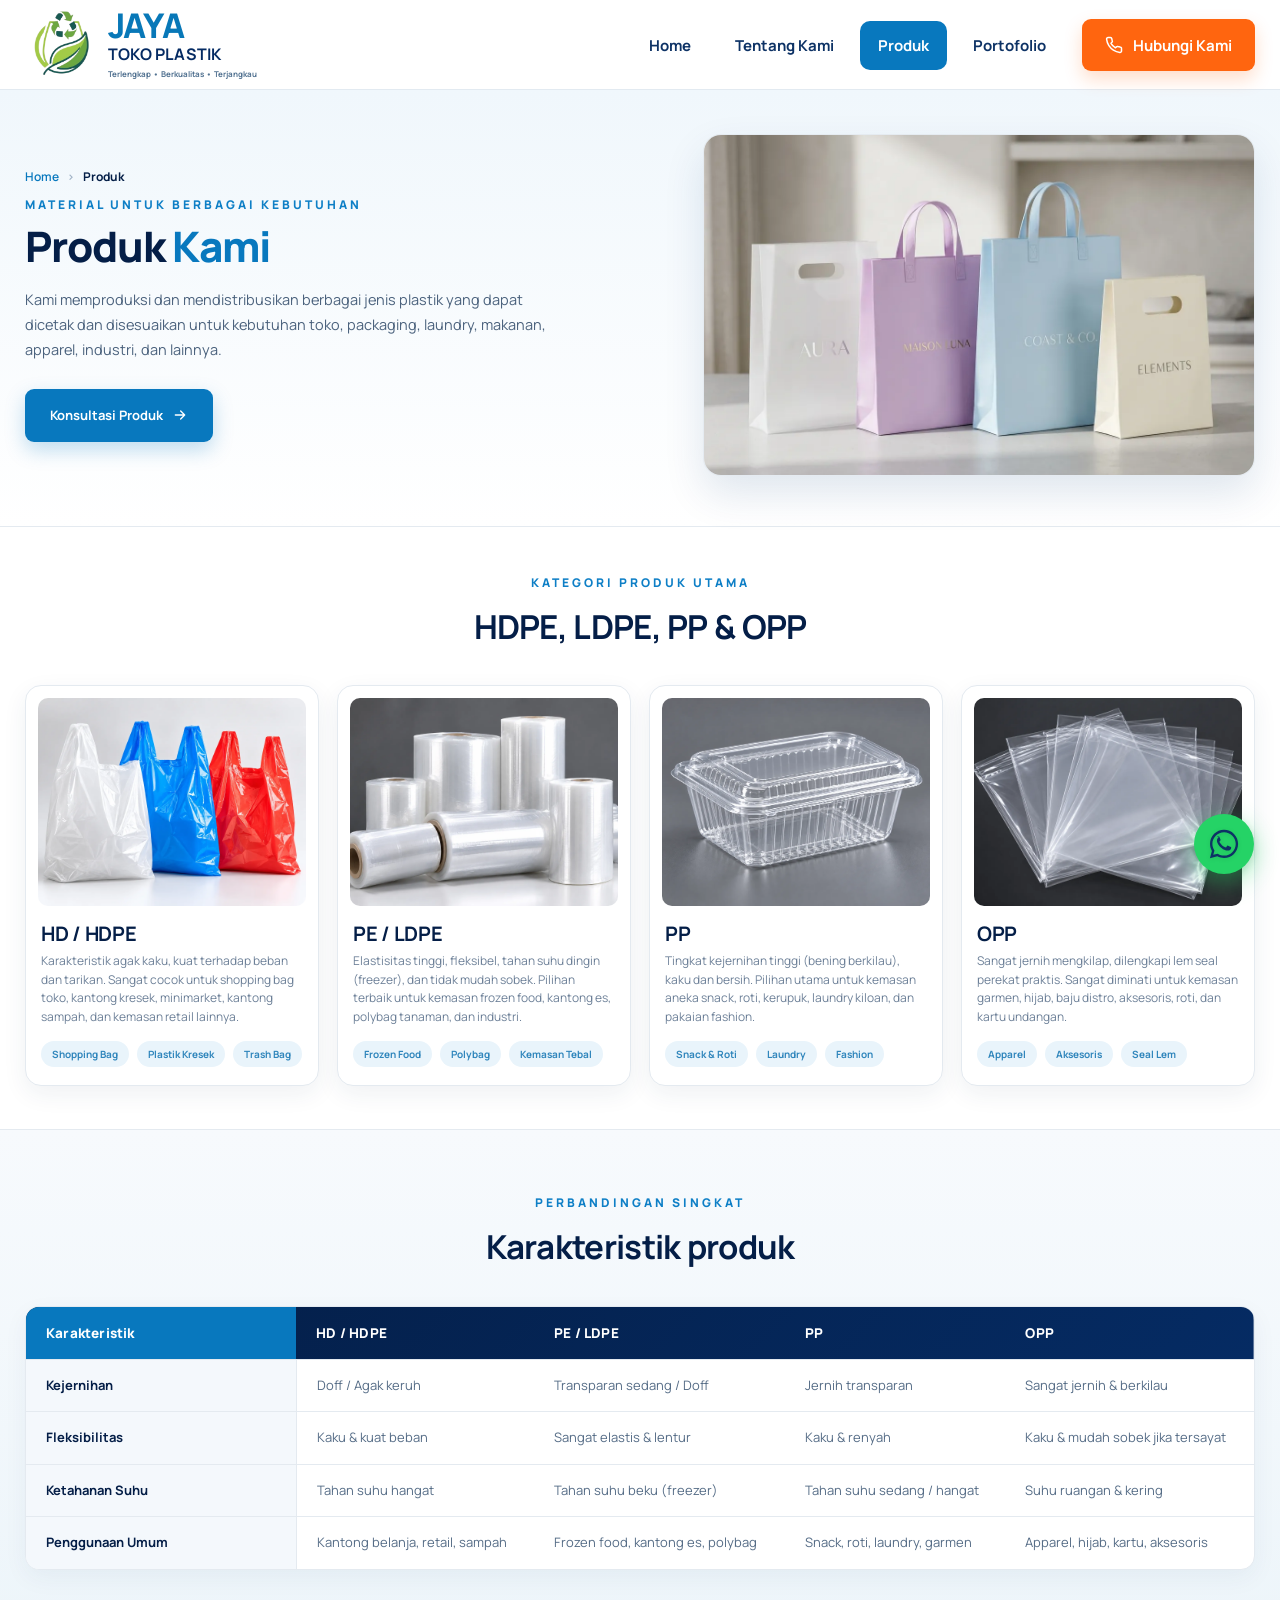
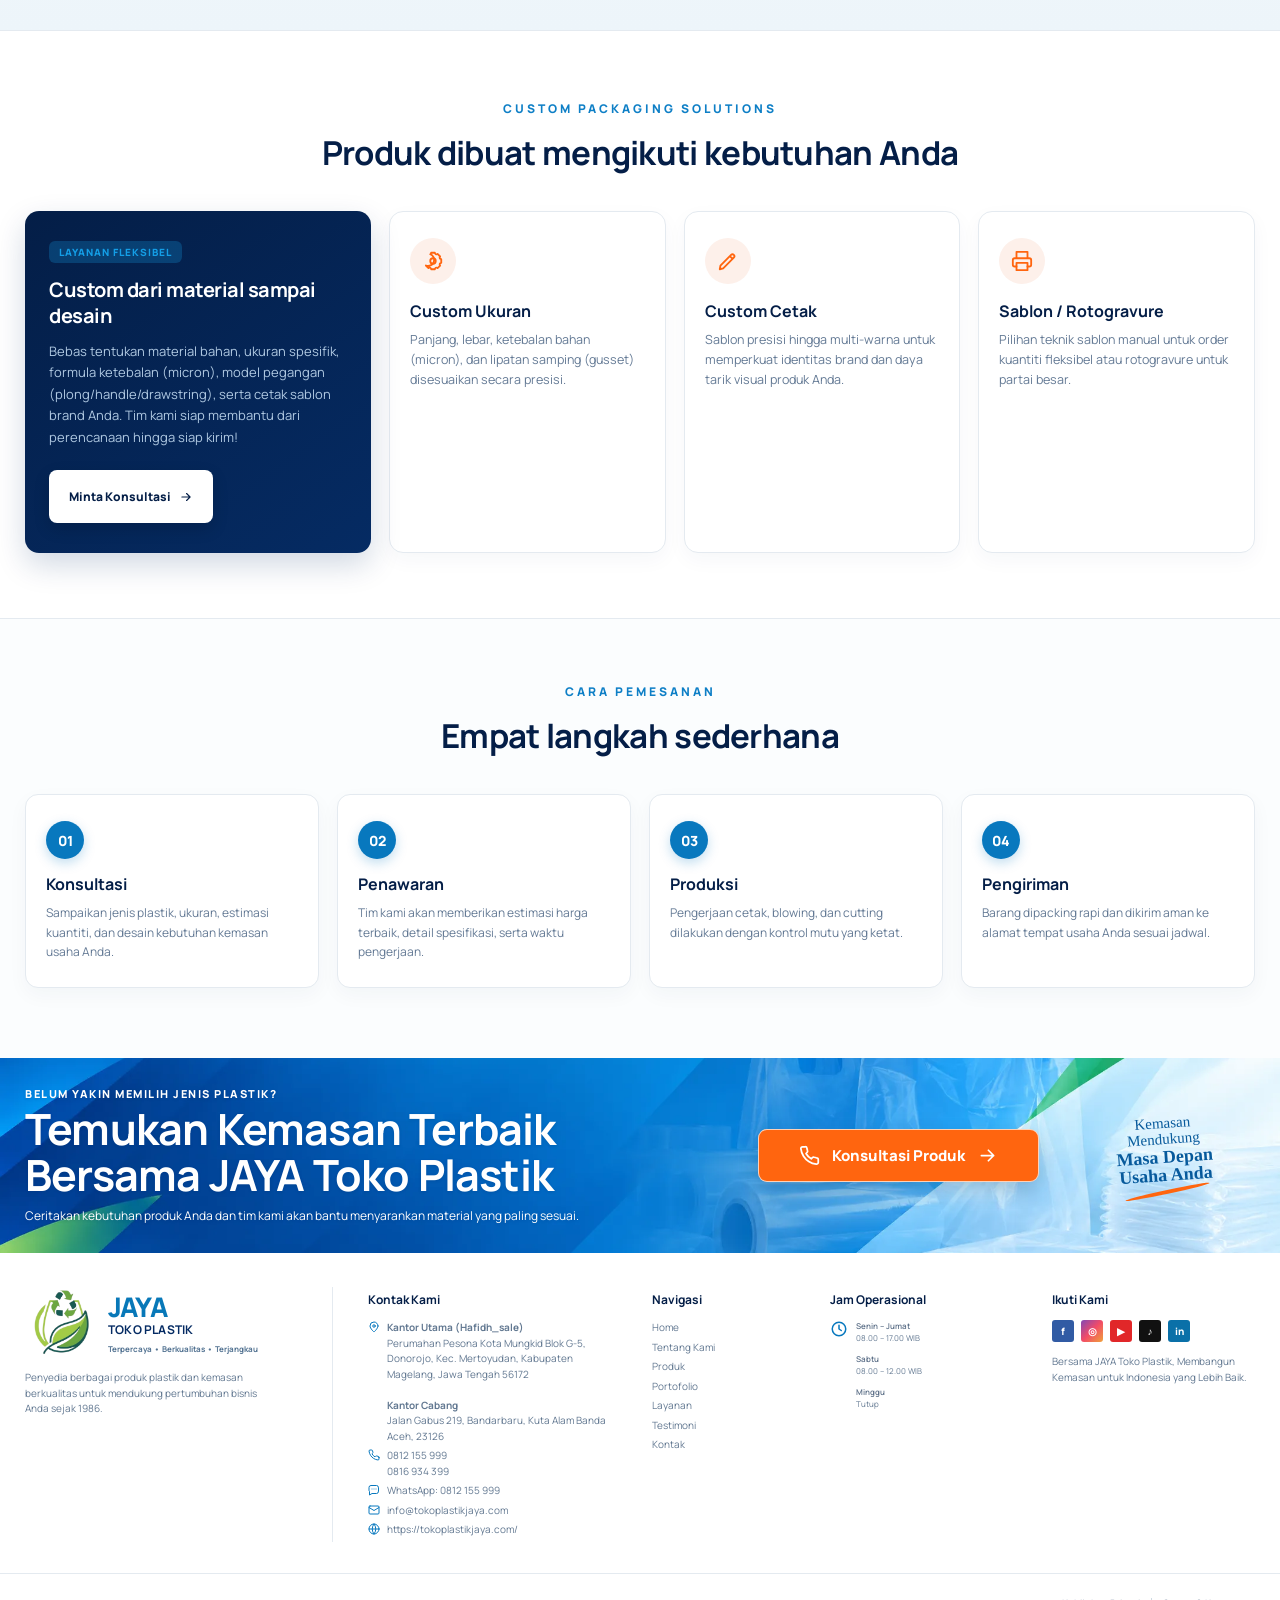
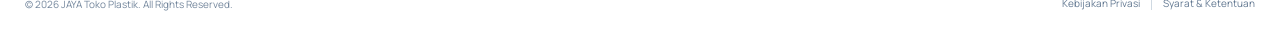
<file: produk.html>
<!doctype html>
<html lang="id">

<head>
  <meta charset="UTF-8" />
  <meta name="viewport" content="width=device-width, initial-scale=1.0" />
  <meta name="description"
    content="Produk Kemasan Plastik JAYA Toko Plastik — Sedia aneka jenis plastik HDPE, PE/LDPE, PP, dan OPP dengan layanan custom ukuran, ketebalan, dan sablon cetak logo berkualitas." />
  <title>Produk Kami — JAYA Toko Plastik</title>
  <link rel="icon" type="image/webp" href="logo.webp" />
  <link rel="apple-touch-icon" href="logo.webp" />
  <link rel="preconnect" href="https://fonts.googleapis.com" />
  <link rel="preconnect" href="https://fonts.gstatic.com" crossorigin />
  <link
    href="https://fonts.googleapis.com/css2?family=Manrope:wght@400;500;600;700;800&family=Permanent+Marker&display=swap"
    rel="stylesheet" />
  <link rel="stylesheet" href="styles.css" />
  <link rel="preload" as="image" href="produk-hero.webp" type="image/webp" />
</head>

<body>
  <svg class="svg-sprite" aria-hidden="true">
    <symbol id="i-phone" viewBox="0 0 24 24">
      <path
        d="M22 16.92v3a2 2 0 0 1-2.18 2 19.78 19.78 0 0 1-8.63-3.07 19.5 19.5 0 0 1-6-6A19.78 19.78 0 0 1 2.12 4.18 2 2 0 0 1 4.11 2h3a2 2 0 0 1 2 1.72c.12.9.33 1.78.61 2.63a2 2 0 0 1-.45 2.11L8 9.73a16 16 0 0 0 6 6l1.27-1.27a2 2 0 0 1 2.11-.45c.85.28 1.73.49 2.63.61A2 2 0 0 1 22 16.92z" />
    </symbol>
    <symbol id="i-message" viewBox="0 0 24 24">
      <path d="M21 15a4 4 0 0 1-4 4H8l-5 3v-7a4 4 0 0 1-1-2.6V7a4 4 0 0 1 4-4h11a4 4 0 0 1 4 4z" />
      <path d="M8 10h.01M12 10h.01M16 10h.01" />
    </symbol>
    <symbol id="i-arrow" viewBox="0 0 24 24">
      <path d="M5 12h14M13 6l6 6-6 6" />
    </symbol>
    <symbol id="i-check" viewBox="0 0 24 24">
      <path d="m5 12 4 4L19 6" />
    </symbol>
    <symbol id="i-cube" viewBox="0 0 24 24">
      <path d="m12 2 9 5-9 5-9-5 9-5Z" />
      <path d="m3 7 9 5 9-5M3 7v10l9 5 9-5V7M12 12v10" />
    </symbol>
    <symbol id="i-truck" viewBox="0 0 24 24">
      <path d="M10 17h4V5H2v12h3M14 8h4l4 4v5h-3M14 17h1" />
      <circle cx="7.5" cy="17.5" r="2.5" />
      <circle cx="17.5" cy="17.5" r="2.5" />
    </symbol>
    <symbol id="i-shield" viewBox="0 0 24 24">
      <path d="M12 22s8-4 8-10V5l-8-3-8 3v7c0 6 8 10 8 10Z" />
      <path d="m9 12 2 2 4-4" />
    </symbol>
    <symbol id="i-gear" viewBox="0 0 24 24">
      <circle cx="12" cy="12" r="3" />
      <path
        d="M19.4 15a1.7 1.7 0 0 0 .34 1.88l.06.06-2.83 2.83-.06-.06a1.7 1.7 0 0 0-1.88-.34 1.7 1.7 0 0 0-1 1.56V21h-4v-.09A1.7 1.7 0 0 0 9 19.36a1.7 1.7 0 0 0-1.88.34l-.06.06-2.83-2.83.06.06A1.7 1.7 0 0 0 9 4.6a1.7 1.7 0 0 0 1-1.56V3h4v.09A1.7 1.7 0 0 0 15 4.64a1.7 1.7 0 0 0 1.88-.34l.06-.06 2.83 2.83-.06.06A1.7 1.7 0 0 0 19.4 9a1.7 1.7 0 0 0 1.56 1H21v4h-.09A1.7 1.7 0 0 0 19.4 15Z" />
    </symbol>
    <symbol id="i-factory" viewBox="0 0 24 24">
      <path d="M3 22V10l6 3V9l6 3V2h6v20H3Z" />
      <path d="M7 18h.01M12 18h.01M17 18h.01" />
    </symbol>
    <symbol id="i-printer" viewBox="0 0 24 24">
      <path d="M6 9V2h12v7M6 18H4a2 2 0 0 1-2-2v-5a2 2 0 0 1 2-2h16a2 2 0 0 1 2 2v5a2 2 0 0 1-2 2h-2" />
      <path d="M6 14h12v8H6z" />
    </symbol>
    <symbol id="i-pencil" viewBox="0 0 24 24">
      <path d="m3 21 3.75-1 11.6-11.6a2.1 2.1 0 0 0-3-3L3.75 17 3 21ZM14 6.7l3 3" />
    </symbol>
    <symbol id="i-globe" viewBox="0 0 24 24">
      <circle cx="12" cy="12" r="10" />
      <path d="M2 12h20M12 2a15 15 0 0 1 0 20M12 2a15 15 0 0 0 0 20" />
    </symbol>
    <symbol id="i-clock" viewBox="0 0 24 24">
      <circle cx="12" cy="12" r="9" />
      <path d="M12 7v5l3 2" />
    </symbol>
    <symbol id="i-pin" viewBox="0 0 24 24">
      <path d="M20 10c0 5-8 12-8 12S4 15 4 10a8 8 0 1 1 16 0Z" />
      <circle cx="12" cy="10" r="2.5" />
    </symbol>
    <symbol id="i-mail" viewBox="0 0 24 24">
      <rect x="2" y="4" width="20" height="16" rx="2" />
      <path d="m22 7-10 6L2 7" />
    </symbol>
    <symbol id="i-menu" viewBox="0 0 24 24">
      <path d="M4 7h16M4 12h16M4 17h16" />
    </symbol>
    <symbol id="i-close" viewBox="0 0 24 24">
      <path d="m5 5 14 14M19 5 5 19" />
    </symbol>
    <symbol id="i-whatsapp" viewBox="0 0 24 24">
      <path fill="currentColor"
        d="M12.04 2C6.58 2 2.13 6.45 2.13 11.91C2.13 13.66 2.59 15.36 3.45 16.86L2.05 22L7.3 20.62C8.75 21.41 10.38 21.83 12.04 21.83C17.5 21.83 21.95 17.38 21.95 11.92C21.95 9.27 20.92 6.78 19.05 4.91C17.18 3.03 14.69 2 12.04 2M12.05 3.67C14.25 3.67 16.31 4.53 17.87 6.09C19.42 7.65 20.28 9.72 20.28 11.92C20.28 16.46 16.58 20.15 12.04 20.15C10.56 20.15 9.11 19.76 7.85 19L7.55 18.83L4.43 19.65L5.26 16.61L5.06 16.29C4.24 14.99 3.8 13.47 3.8 11.91C3.81 7.37 7.5 3.67 12.05 3.67M8.53 7.33C8.37 7.33 8.1 7.39 7.87 7.64C7.65 7.89 7 8.5 7 9.71C7 10.93 7.89 12.1 8 12.27C8.14 12.44 9.76 14.94 12.25 16C12.84 16.27 13.3 16.42 13.66 16.53C14.25 16.72 14.79 16.69 15.22 16.63C15.7 16.56 16.68 16.03 16.89 15.45C17.1 14.87 17.1 14.38 17.04 14.27C16.97 14.17 16.81 14.11 16.56 13.99C16.32 13.86 15.12 13.28 14.9 13.2C14.67 13.11 14.51 13.08 14.35 13.32C14.18 13.57 13.71 14.11 13.56 14.28C13.42 14.45 13.27 14.47 13.03 14.35C12.78 14.22 11.75 13.88 10.54 12.8C9.59 11.95 8.95 10.9 8.81 10.66C8.68 10.42 8.8 10.28 8.92 10.16C9.03 10.05 9.17 9.87 9.3 9.72C9.43 9.57 9.48 9.46 9.56 9.3C9.64 9.13 9.6 8.99 9.54 8.87C9.48 8.74 9 7.56 8.79 7.07C8.6 6.59 8.4 6.66 8.24 6.65L7.76 6.64C7.57 6.64 7.28 6.71 7.04 6.96" />
    </symbol>
  </svg>

  <header class="site-header">
    <div class="container nav-wrap">
      <a class="brand" href="index.html#home" aria-label="JAYA Toko Plastik — Beranda">
        <img src="logo.webp" alt="Logo JAYA Toko Plastik" width="58" height="58" decoding="async" />
        <span class="brand-copy">
          <strong>JAYA</strong>
          <b>TOKO PLASTIK</b>
          <small>Terlengkap • Berkualitas • Terjangkau</small>
        </span>
      </a>

      <button class="menu-toggle" type="button" aria-label="Buka menu" aria-expanded="false">
        <svg>
          <use href="#i-menu"></use>
        </svg>
      </button>
    </div>
  </header>

  <div class="nav-overlay"></div>

  <nav class="main-nav" aria-label="Navigasi utama">
    <div class="nav-header">
      <a class="brand sidebar-brand" href="index.html#home" aria-label="JAYA Toko Plastik — Beranda">
        <img src="logo.webp" alt="Logo JAYA Toko Plastik" width="40" height="40" decoding="async" />
        <span class="brand-copy">
          <strong>JAYA</strong>
          <b>TOKO PLASTIK</b>
        </span>
      </a>
      <button class="nav-close" type="button" aria-label="Tutup menu">
        <svg>
          <use href="#i-close"></use>
        </svg>
      </button>
    </div>
    <div class="nav-links">
      <a href="index.html#home">Home</a>
      <a href="tentang-kami.html">Tentang Kami</a>
      <a class="active" href="produk.html">Produk</a>
      <a href="portofolio.html">Portofolio</a>
    </div>
    <a class="nav-cta" href="https://wa.me/62812155999" target="_blank" rel="noreferrer">
      <svg>
        <use href="#i-phone"></use>
      </svg>
      Hubungi Kami
    </a>
  </nav>

  <main id="main-content">
    <!-- HERO SECTION PRODUK -->
    <section class="about-hero" aria-label="Pengenalan Produk JAYA Toko Plastik">
      <div class="container">
        <div class="about-hero-grid">
          <div class="about-hero-content">
            <nav class="breadcrumb" aria-label="Breadcrumb">
              <a href="index.html">Home</a>
              <span class="separator">›</span>
              <span class="current">Produk</span>
            </nav>
            <p class="eyebrow">MATERIAL UNTUK BERBAGAI KEBUTUHAN</p>
            <h1>Produk <span class="highlight-brand">Kami</span></h1>
            <p class="about-hero-desc">
              Kami memproduksi dan mendistribusikan berbagai jenis plastik yang dapat dicetak dan disesuaikan untuk kebutuhan toko, packaging, laundry, makanan, apparel, industri, dan lainnya.
            </p>
            <div class="about-hero-actions">
              <a class="btn btn-hero-cta" href="https://wa.me/62812155999" target="_blank" rel="noreferrer">
                Konsultasi Produk
                <svg>
                  <use href="#i-arrow"></use>
                </svg>
              </a>
            </div>
          </div>
          <div class="about-hero-media">
            <div class="about-hero-img-wrap">
              <img src="produk-hero.webp" alt="Showcase Aneka Kantong Plastik JAYA Toko Plastik" width="540" height="340" fetchpriority="high" decoding="async" />
            </div>
          </div>
        </div>
      </div>
    </section>

    <!-- SECTION KATEGORI PRODUK UTAMA -->
    <section class="section product-categories" id="kategori" aria-label="Kategori Produk Utama">
      <div class="container">
        <div class="section-head-center">
          <p class="eyebrow">KATEGORI PRODUK UTAMA</p>
          <h2>HDPE, LDPE, PP & OPP</h2>
        </div>

        <div class="product-grid">
          <article class="product-card">
            <img src="hdpe.webp" alt="Kantong plastik HD dan HDPE" loading="lazy" decoding="async" width="260" height="170" />
            <div class="product-body">
              <h3>HD / HDPE</h3>
              <p>
                Karakteristik agak kaku, kuat terhadap beban dan tarikan. Sangat cocok untuk shopping bag toko, kantong kresek, minimarket, kantong sampah, dan kemasan retail lainnya.
              </p>
              <div class="tags">
                <span>Shopping Bag</span>
                <span>Plastik Kresek</span>
                <span>Trash Bag</span>
              </div>
            </div>
          </article>

          <article class="product-card">
            <img src="pe.webp" alt="Plastik PE dan LDPE roll dan kantong" loading="lazy" decoding="async" width="260" height="170" />
            <div class="product-body">
              <h3>PE / LDPE</h3>
              <p>
                Elastisitas tinggi, fleksibel, tahan suhu dingin (freezer), dan tidak mudah sobek. Pilihan terbaik untuk kemasan frozen food, kantong es, polybag tanaman, dan industri.
              </p>
              <div class="tags">
                <span>Frozen Food</span>
                <span>Polybag</span>
                <span>Kemasan Tebal</span>
              </div>
            </div>
          </article>

          <article class="product-card">
            <img src="pp.webp" alt="Plastik PP bening transparan" loading="lazy" decoding="async" width="260" height="170" />
            <div class="product-body">
              <h3>PP</h3>
              <p>
                Tingkat kejernihan tinggi (bening berkilau), kaku dan bersih. Pilihan utama untuk kemasan aneka snack, roti, kerupuk, laundry kiloan, dan pakaian fashion.
              </p>
              <div class="tags">
                <span>Snack &amp; Roti</span>
                <span>Laundry</span>
                <span>Fashion</span>
              </div>
            </div>
          </article>

          <article class="product-card">
            <img src="opp.webp" alt="Plastik OPP bening dengan seal perekat" loading="lazy" decoding="async" width="260" height="170" />
            <div class="product-body">
              <h3>OPP</h3>
              <p>
                Sangat jernih mengkilap, dilengkapi lem seal perekat praktis. Sangat diminati untuk kemasan garmen, hijab, baju distro, aksesoris, roti, dan kartu undangan.
              </p>
              <div class="tags">
                <span>Apparel</span>
                <span>Aksesoris</span>
                <span>Seal Lem</span>
              </div>
            </div>
          </article>
        </div>
      </div>
    </section>

    <!-- SECTION PERBANDINGAN SINGKAT -->
    <section class="section product-comparison" id="perbandingan" aria-label="Perbandingan Karakteristik Produk">
      <div class="container">
        <div class="section-head-center">
          <p class="eyebrow">PERBANDINGAN SINGKAT</p>
          <h2>Karakteristik produk</h2>
        </div>

        <div class="table-container">
          <table class="comparison-table" aria-label="Tabel perbandingan karakteristik plastik HDPE, PE, PP, OPP">
            <thead>
              <tr>
                <th scope="col" class="th-feature">Karakteristik</th>
                <th scope="col">HD / HDPE</th>
                <th scope="col">PE / LDPE</th>
                <th scope="col">PP</th>
                <th scope="col">OPP</th>
              </tr>
            </thead>
            <tbody>
              <tr>
                <th scope="row" class="td-feature">Kejernihan</th>
                <td>Doff / Agak keruh</td>
                <td>Transparan sedang / Doff</td>
                <td>Jernih transparan</td>
                <td>Sangat jernih &amp; berkilau</td>
              </tr>
              <tr>
                <th scope="row" class="td-feature">Fleksibilitas</th>
                <td>Kaku &amp; kuat beban</td>
                <td>Sangat elastis &amp; lentur</td>
                <td>Kaku &amp; renyah</td>
                <td>Kaku &amp; mudah sobek jika tersayat</td>
              </tr>
              <tr>
                <th scope="row" class="td-feature">Ketahanan Suhu</th>
                <td>Tahan suhu hangat</td>
                <td>Tahan suhu beku (freezer)</td>
                <td>Tahan suhu sedang / hangat</td>
                <td>Suhu ruangan &amp; kering</td>
              </tr>
              <tr>
                <th scope="row" class="td-feature">Penggunaan Umum</th>
                <td>Kantong belanja, retail, sampah</td>
                <td>Frozen food, kantong es, polybag</td>
                <td>Snack, roti, laundry, garmen</td>
                <td>Apparel, hijab, kartu, aksesoris</td>
              </tr>
            </tbody>
          </table>
        </div>
      </div>
    </section>

    <!-- SECTION CUSTOM PACKAGING SOLUTIONS -->
    <section class="section custom-solutions" id="custom" aria-label="Solusi Custom Kemasan Plastik">
      <div class="container">
        <div class="section-head-center">
          <p class="eyebrow">CUSTOM PACKAGING SOLUTIONS</p>
          <h2>Produk dibuat mengikuti kebutuhan Anda</h2>
        </div>

        <div class="custom-grid">
          <!-- Featured Dark Card -->
          <article class="custom-lead-card">
            <span class="custom-tag">Layanan Fleksibel</span>
            <h3>Custom dari material sampai desain</h3>
            <p>
              Bebas tentukan material bahan, ukuran spesifik, formula ketebalan (micron), model pegangan (plong/handle/drawstring), serta cetak sablon brand Anda. Tim kami siap membantu dari perencanaan hingga siap kirim!
            </p>
            <a class="btn btn-custom-cta" href="https://wa.me/62812155999" target="_blank" rel="noreferrer">
              Minta Konsultasi
              <svg>
                <use href="#i-arrow"></use>
              </svg>
            </a>
          </article>

          <!-- 3 Item Feature Cards -->
          <article class="custom-item-card">
            <div class="custom-icon-wrap">
              <svg><use href="#i-gear"></use></svg>
            </div>
            <h4>Custom Ukuran</h4>
            <p>Panjang, lebar, ketebalan bahan (micron), dan lipatan samping (gusset) disesuaikan secara presisi.</p>
          </article>

          <article class="custom-item-card">
            <div class="custom-icon-wrap">
              <svg><use href="#i-pencil"></use></svg>
            </div>
            <h4>Custom Cetak</h4>
            <p>Sablon presisi hingga multi-warna untuk memperkuat identitas brand dan daya tarik visual produk Anda.</p>
          </article>

          <article class="custom-item-card">
            <div class="custom-icon-wrap">
              <svg><use href="#i-printer"></use></svg>
            </div>
            <h4>Sablon / Rotogravure</h4>
            <p>Pilihan teknik sablon manual untuk order kuantiti fleksibel atau rotogravure untuk partai besar.</p>
          </article>
        </div>
      </div>
    </section>

    <!-- SECTION CARA PEMESANAN -->
    <section class="section about-alur" id="cara-pesan" aria-label="Cara Pemesanan Produk">
      <div class="container">
        <div class="section-head-center">
          <p class="eyebrow">CARA PEMESANAN</p>
          <h2>Empat langkah sederhana</h2>
        </div>
        <div class="alur-grid">
          <article class="alur-card">
            <div class="step-num">01</div>
            <h4>Konsultasi</h4>
            <p>Sampaikan jenis plastik, ukuran, estimasi kuantiti, dan desain kebutuhan kemasan usaha Anda.</p>
          </article>
          <article class="alur-card">
            <div class="step-num">02</div>
            <h4>Penawaran</h4>
            <p>Tim kami akan memberikan estimasi harga terbaik, detail spesifikasi, serta waktu pengerjaan.</p>
          </article>
          <article class="alur-card">
            <div class="step-num">03</div>
            <h4>Produksi</h4>
            <p>Pengerjaan cetak, blowing, dan cutting dilakukan dengan kontrol mutu yang ketat.</p>
          </article>
          <article class="alur-card">
            <div class="step-num">04</div>
            <h4>Pengiriman</h4>
            <p>Barang dipacking rapi dan dikirim aman ke alamat tempat usaha Anda sesuai jadwal.</p>
          </article>
        </div>
      </div>
    </section>

    <!-- SECTION CTA BANNER -->
    <section class="cta-banner" aria-label="Ajakan konsultasi produk plastik">
      <div class="container cta-grid">
        <div>
          <p>Belum yakin memilih jenis plastik?</p>
          <h2>Temukan Kemasan Terbaik<br />Bersama JAYA Toko Plastik</h2>
          <span>Ceritakan kebutuhan produk Anda dan tim kami akan bantu menyarankan material yang paling sesuai.</span>
        </div>
        <a class="btn btn-cta" href="https://wa.me/62812155999" target="_blank" rel="noreferrer">
          <svg>
            <use href="#i-phone"></use>
          </svg>
          Konsultasi Produk
          <svg>
            <use href="#i-arrow"></use>
          </svg>
        </a>
        <div class="cta-note">Kemasan<br />Mendukung<br /><b>Masa Depan<br />Usaha Anda</b></div>
      </div>
    </section>
  </main>

  <footer id="kontak">
    <div class="container footer-grid">
      <div class="footer-about">
        <a class="brand footer-brand" href="index.html#home">
          <img src="logo.webp" alt="Logo JAYA Toko Plastik" loading="lazy" decoding="async" width="62" height="62" />
          <span class="brand-copy">
            <strong>JAYA</strong>
            <b>TOKO PLASTIK</b>
            <small>Terpercaya • Berkualitas • Terjangkau</small>
          </span>
        </a>
        <p>Penyedia berbagai produk plastik dan kemasan berkualitas untuk mendukung pertumbuhan bisnis Anda sejak 1986.</p>
      </div>
      <div class="footer-contact">
        <h3>Kontak Kami</h3>
        <a href="https://www.google.com/maps/search/?api=1&query=Perumahan+Pesona+Kota+Mungkid+Blok+G-5%2C+Donorojo%2C+Kec.+Mertoyudan%2C+Kabupaten+Magelang%2C+Jawa+Tengah+56172" target="_blank" rel="noreferrer">
          <svg><use href="#i-pin"></use></svg>
          <span><strong>Kantor Utama (Hafidh_sale)</strong><br />Perumahan Pesona Kota Mungkid Blok G-5, Donorojo, Kec. Mertoyudan, Kabupaten Magelang, Jawa Tengah 56172<br /><br /><strong>Kantor Cabang</strong><br />Jalan Gabus 219, Bandarbaru, Kuta Alam Banda Aceh, 23126</span>
        </a>
        <a href="tel:+62812155999">
          <svg><use href="#i-phone"></use></svg>
          <span>0812 155 999<br />0816 934 399</span>
        </a>
        <a href="https://wa.me/62812155999">
          <svg><use href="#i-message"></use></svg>
          <span>WhatsApp: 0812 155 999</span>
        </a>
        <a href="mailto:info@tokoplastikjaya.com">
          <svg><use href="#i-mail"></use></svg>
          <span>info@tokoplastikjaya.com</span>
        </a>
        <a href="https://tokoplastikjaya.com/">
          <svg><use href="#i-globe"></use></svg>
          <span>https://tokoplastikjaya.com/</span>
        </a>
      </div>
      <div>
        <h3>Navigasi</h3>
        <div class="footer-links">
          <a href="index.html#home">Home</a>
          <a href="tentang-kami.html">Tentang Kami</a>
          <a href="produk.html">Produk</a>
          <a href="portofolio.html">Portofolio</a>
          <a href="index.html#layanan">Layanan</a>
          <a href="index.html#testimoni">Testimoni</a>
          <a href="index.html#kontak">Kontak</a>
        </div>
      </div>
      <div>
        <h3>Jam Operasional</h3>
        <div class="hours">
          <svg><use href="#i-clock"></use></svg>
          <p>
            <b>Senin – Jumat</b><span>08.00 – 17.00 WIB</span>
            <b>Sabtu</b><span>08.00 – 12.00 WIB</span>
            <b>Minggu</b><span>Tutup</span>
          </p>
        </div>
      </div>
      <div>
        <h3>Ikuti Kami</h3>
        <div class="socials" aria-label="Media sosial">
          <a href="#" aria-label="Facebook">f</a>
          <a href="#" aria-label="Instagram">◎</a>
          <a href="#" aria-label="YouTube">▶</a>
          <a href="#" aria-label="TikTok">♪</a>
          <a href="#" aria-label="LinkedIn">in</a>
        </div>
        <p>Bersama JAYA Toko Plastik, Membangun Kemasan untuk Indonesia yang Lebih Baik.</p>
      </div>
    </div>
    <div class="footer-bottom">
      <div class="container">
        <span>© 2026 JAYA Toko Plastik. All Rights Reserved.</span>
        <p><a href="#">Kebijakan Privasi</a><i></i><a href="#">Syarat &amp; Ketentuan</a></p>
      </div>
    </div>
  </footer>

  <a class="floating-whatsapp" href="https://wa.me/62812155999" target="_blank" rel="noreferrer" aria-label="Chat WhatsApp">
    <svg><use href="#i-whatsapp"></use></svg>
    <span class="wa-tooltip">Chat Kami</span>
  </a>

  <script src="script.js"></script>
</body>

</html>
</file>
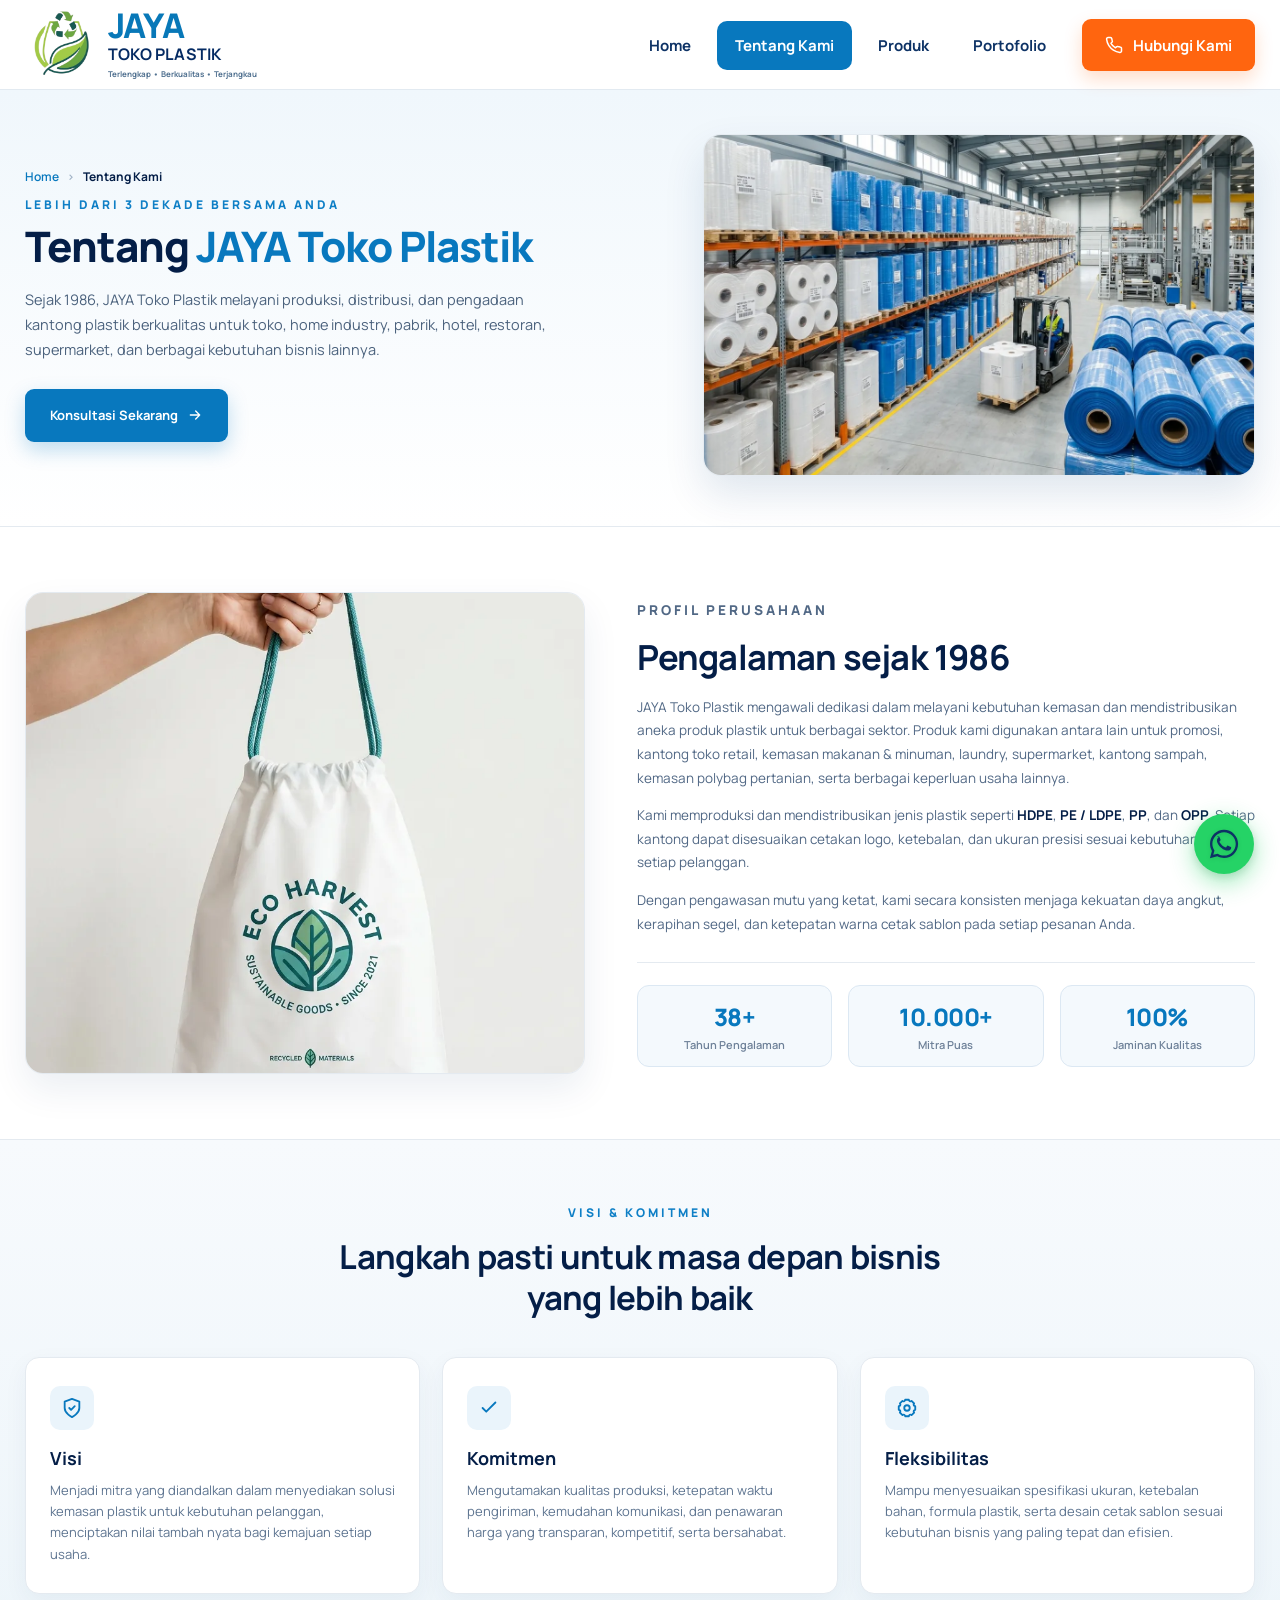
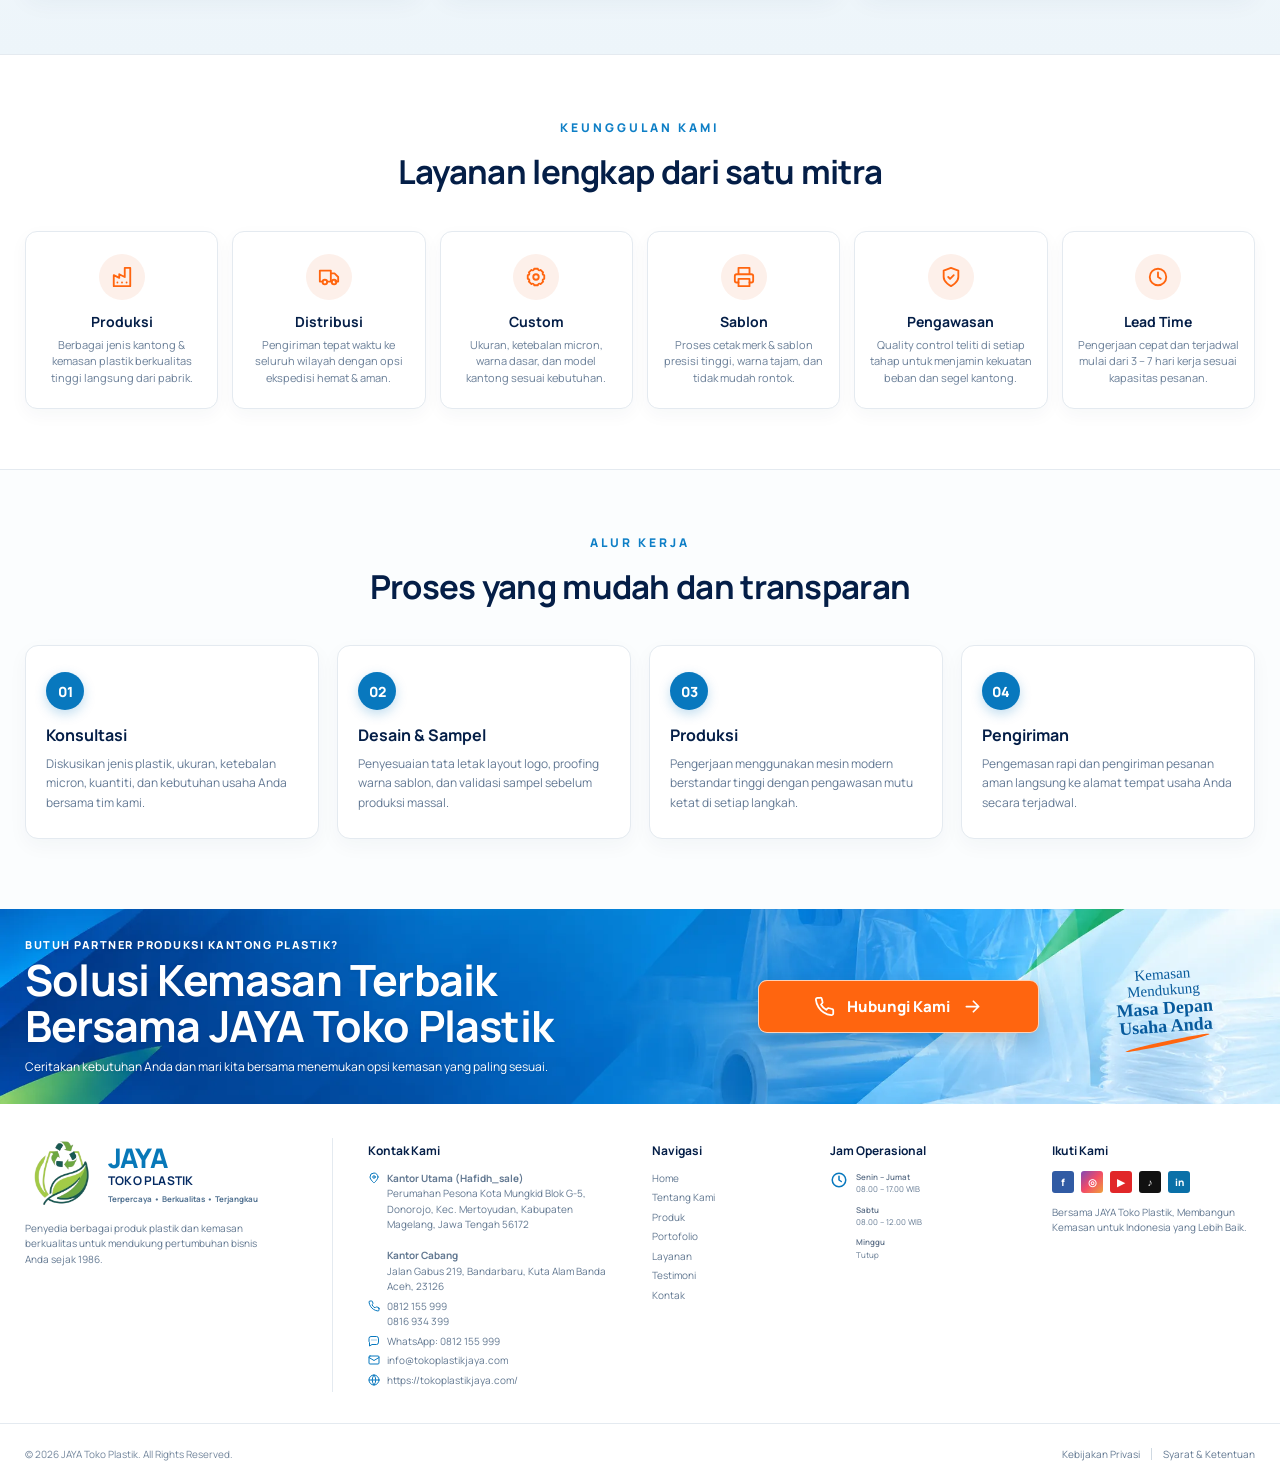
<file: tentang-kami.html>
<!doctype html>
<html lang="id">

<head>
  <meta charset="UTF-8" />
  <meta name="viewport" content="width=device-width, initial-scale=1.0" />
  <meta name="description"
    content="Tentang JAYA Toko Plastik — Pengalaman sejak 1986 melayani produksi, distribusi, dan sablon kemasan kantong plastik berkualitas untuk berbagai sektor bisnis di Indonesia." />
  <title>Tentang Kami — JAYA Toko Plastik</title>
  <link rel="icon" type="image/webp" href="logo.webp" />
  <link rel="apple-touch-icon" href="logo.webp" />
  <link rel="preconnect" href="https://fonts.googleapis.com" />
  <link rel="preconnect" href="https://fonts.gstatic.com" crossorigin />
  <link
    href="https://fonts.googleapis.com/css2?family=Manrope:wght@400;500;600;700;800&family=Permanent+Marker&display=swap"
    rel="stylesheet" />
  <link rel="stylesheet" href="styles.css" />
  <link rel="preload" as="image" href="tentang-hero.webp" type="image/webp" />
</head>

<body>
  <svg class="svg-sprite" aria-hidden="true">
    <symbol id="i-phone" viewBox="0 0 24 24">
      <path
        d="M22 16.92v3a2 2 0 0 1-2.18 2 19.78 19.78 0 0 1-8.63-3.07 19.5 19.5 0 0 1-6-6A19.78 19.78 0 0 1 2.12 4.18 2 2 0 0 1 4.11 2h3a2 2 0 0 1 2 1.72c.12.9.33 1.78.61 2.63a2 2 0 0 1-.45 2.11L8 9.73a16 16 0 0 0 6 6l1.27-1.27a2 2 0 0 1 2.11-.45c.85.28 1.73.49 2.63.61A2 2 0 0 1 22 16.92z" />
    </symbol>
    <symbol id="i-message" viewBox="0 0 24 24">
      <path d="M21 15a4 4 0 0 1-4 4H8l-5 3v-7a4 4 0 0 1-1-2.6V7a4 4 0 0 1 4-4h11a4 4 0 0 1 4 4z" />
      <path d="M8 10h.01M12 10h.01M16 10h.01" />
    </symbol>
    <symbol id="i-arrow" viewBox="0 0 24 24">
      <path d="M5 12h14M13 6l6 6-6 6" />
    </symbol>
    <symbol id="i-check" viewBox="0 0 24 24">
      <path d="m5 12 4 4L19 6" />
    </symbol>
    <symbol id="i-cube" viewBox="0 0 24 24">
      <path d="m12 2 9 5-9 5-9-5 9-5Z" />
      <path d="m3 7 9 5 9-5M3 7v10l9 5 9-5V7M12 12v10" />
    </symbol>
    <symbol id="i-truck" viewBox="0 0 24 24">
      <path d="M10 17h4V5H2v12h3M14 8h4l4 4v5h-3M14 17h1" />
      <circle cx="7.5" cy="17.5" r="2.5" />
      <circle cx="17.5" cy="17.5" r="2.5" />
    </symbol>
    <symbol id="i-shield" viewBox="0 0 24 24">
      <path d="M12 22s8-4 8-10V5l-8-3-8 3v7c0 6 8 10 8 10Z" />
      <path d="m9 12 2 2 4-4" />
    </symbol>
    <symbol id="i-gear" viewBox="0 0 24 24">
      <circle cx="12" cy="12" r="3" />
      <path
        d="M19.4 15a1.7 1.7 0 0 0 .34 1.88l.06.06-2.83 2.83-.06-.06a1.7 1.7 0 0 0-1.88-.34 1.7 1.7 0 0 0-1 1.56V21h-4v-.09A1.7 1.7 0 0 0 9 19.36a1.7 1.7 0 0 0-1.88.34l-.06.06-2.83-2.83.06-.06A1.7 1.7 0 0 0 4.6 15a1.7 1.7 0 0 0-1.56-1H3v-4h.09A1.7 1.7 0 0 0 4.64 9a1.7 1.7 0 0 0-.34-1.88l-.06-.06 2.83-2.83.06.06A1.7 1.7 0 0 0 9 4.6a1.7 1.7 0 0 0 1-1.56V3h4v.09A1.7 1.7 0 0 0 15 4.64a1.7 1.7 0 0 0 1.88-.34l.06-.06 2.83 2.83-.06.06A1.7 1.7 0 0 0 19.4 9a1.7 1.7 0 0 0 1.56 1H21v4h-.09A1.7 1.7 0 0 0 19.4 15Z" />
    </symbol>
    <symbol id="i-factory" viewBox="0 0 24 24">
      <path d="M3 22V10l6 3V9l6 3V2h6v20H3Z" />
      <path d="M7 18h.01M12 18h.01M17 18h.01" />
    </symbol>
    <symbol id="i-printer" viewBox="0 0 24 24">
      <path d="M6 9V2h12v7M6 18H4a2 2 0 0 1-2-2v-5a2 2 0 0 1 2-2h16a2 2 0 0 1 2 2v5a2 2 0 0 1-2 2h-2" />
      <path d="M6 14h12v8H6z" />
    </symbol>
    <symbol id="i-globe" viewBox="0 0 24 24">
      <circle cx="12" cy="12" r="10" />
      <path d="M2 12h20M12 2a15 15 0 0 1 0 20M12 2a15 15 0 0 0 0 20" />
    </symbol>
    <symbol id="i-clock" viewBox="0 0 24 24">
      <circle cx="12" cy="12" r="9" />
      <path d="M12 7v5l3 2" />
    </symbol>
    <symbol id="i-pin" viewBox="0 0 24 24">
      <path d="M20 10c0 5-8 12-8 12S4 15 4 10a8 8 0 1 1 16 0Z" />
      <circle cx="12" cy="10" r="2.5" />
    </symbol>
    <symbol id="i-mail" viewBox="0 0 24 24">
      <rect x="2" y="4" width="20" height="16" rx="2" />
      <path d="m22 7-10 6L2 7" />
    </symbol>
    <symbol id="i-menu" viewBox="0 0 24 24">
      <path d="M4 7h16M4 12h16M4 17h16" />
    </symbol>
    <symbol id="i-close" viewBox="0 0 24 24">
      <path d="m5 5 14 14M19 5 5 19" />
    </symbol>
    <symbol id="i-whatsapp" viewBox="0 0 24 24">
      <path fill="currentColor"
        d="M12.04 2C6.58 2 2.13 6.45 2.13 11.91C2.13 13.66 2.59 15.36 3.45 16.86L2.05 22L7.3 20.62C8.75 21.41 10.38 21.83 12.04 21.83C17.5 21.83 21.95 17.38 21.95 11.92C21.95 9.27 20.92 6.78 19.05 4.91C17.18 3.03 14.69 2 12.04 2M12.05 3.67C14.25 3.67 16.31 4.53 17.87 6.09C19.42 7.65 20.28 9.72 20.28 11.92C20.28 16.46 16.58 20.15 12.04 20.15C10.56 20.15 9.11 19.76 7.85 19L7.55 18.83L4.43 19.65L5.26 16.61L5.06 16.29C4.24 14.99 3.8 13.47 3.8 11.91C3.81 7.37 7.5 3.67 12.05 3.67M8.53 7.33C8.37 7.33 8.1 7.39 7.87 7.64C7.65 7.89 7 8.5 7 9.71C7 10.93 7.89 12.1 8 12.27C8.14 12.44 9.76 14.94 12.25 16C12.84 16.27 13.3 16.42 13.66 16.53C14.25 16.72 14.79 16.69 15.22 16.63C15.7 16.56 16.68 16.03 16.89 15.45C17.1 14.87 17.1 14.38 17.04 14.27C16.97 14.17 16.81 14.11 16.56 13.99C16.32 13.86 15.12 13.28 14.9 13.2C14.67 13.11 14.51 13.08 14.35 13.32C14.18 13.57 13.71 14.11 13.56 14.28C13.42 14.45 13.27 14.47 13.03 14.35C12.78 14.22 11.75 13.88 10.54 12.8C9.59 11.95 8.95 10.9 8.81 10.66C8.68 10.42 8.8 10.28 8.92 10.16C9.03 10.05 9.17 9.87 9.3 9.72C9.43 9.57 9.48 9.46 9.56 9.3C9.64 9.13 9.6 8.99 9.54 8.87C9.48 8.74 9 7.56 8.79 7.07C8.6 6.59 8.4 6.66 8.24 6.65L7.76 6.64C7.57 6.64 7.28 6.71 7.04 6.96" />
    </symbol>
  </svg>

  <header class="site-header">
    <div class="container nav-wrap">
      <a class="brand" href="index.html#home" aria-label="JAYA Toko Plastik — Beranda">
        <img src="logo.webp" alt="Logo JAYA Toko Plastik" width="58" height="58" decoding="async" />
        <span class="brand-copy">
          <strong>JAYA</strong>
          <b>TOKO PLASTIK</b>
          <small>Terlengkap • Berkualitas • Terjangkau</small>
        </span>
      </a>

      <button class="menu-toggle" type="button" aria-label="Buka menu" aria-expanded="false">
        <svg>
          <use href="#i-menu"></use>
        </svg>
      </button>
    </div>
  </header>

  <div class="nav-overlay"></div>

  <nav class="main-nav" aria-label="Navigasi utama">
    <div class="nav-header">
      <a class="brand sidebar-brand" href="index.html#home" aria-label="JAYA Toko Plastik — Beranda">
        <img src="logo.webp" alt="Logo JAYA Toko Plastik" width="40" height="40" decoding="async" />
        <span class="brand-copy">
          <strong>JAYA</strong>
          <b>TOKO PLASTIK</b>
        </span>
      </a>
      <button class="nav-close" type="button" aria-label="Tutup menu">
        <svg>
          <use href="#i-close"></use>
        </svg>
      </button>
    </div>
    <div class="nav-links">
      <a href="index.html#home">Home</a>
      <a class="active" href="tentang-kami.html">Tentang Kami</a>
      <a href="produk.html">Produk</a>
      <a href="portofolio.html">Portofolio</a>
    </div>
    <a class="nav-cta" href="https://wa.me/62812155999" target="_blank" rel="noreferrer">
      <svg>
        <use href="#i-phone"></use>
      </svg>
      Hubungi Kami
    </a>
  </nav>

  <main id="main-content">
    <!-- HERO SECTION TENTANG KAMI -->
    <section class="about-hero" aria-label="Pengenalan Tentang JAYA Toko Plastik">
      <div class="container">
        <div class="about-hero-grid">
          <div class="about-hero-content">
            <nav class="breadcrumb" aria-label="Breadcrumb">
              <a href="index.html">Home</a>
              <span class="separator">›</span>
              <span class="current">Tentang Kami</span>
            </nav>
            <p class="eyebrow">LEBIH DARI 3 DEKADE BERSAMA ANDA</p>
            <h1>Tentang <span class="highlight-brand">JAYA Toko Plastik</span></h1>
            <p class="about-hero-desc">
              Sejak 1986, JAYA Toko Plastik melayani produksi, distribusi, dan pengadaan kantong plastik berkualitas untuk toko, home industry, pabrik, hotel, restoran, supermarket, dan berbagai kebutuhan bisnis lainnya.
            </p>
            <div class="about-hero-actions">
              <a class="btn btn-hero-cta" href="https://wa.me/62812155999" target="_blank" rel="noreferrer">
                Konsultasi Sekarang
                <svg>
                  <use href="#i-arrow"></use>
                </svg>
              </a>
            </div>
          </div>
          <div class="about-hero-media">
            <div class="about-hero-img-wrap">
              <img src="tentang-hero.webp" alt="Pabrik dan Pergudangan Stok Plastik JAYA Toko Plastik" width="540" height="340" fetchpriority="high" decoding="async" />
            </div>
          </div>
        </div>
      </div>
    </section>

    <!-- SECTION PROFIL PERUSAHAAN -->
    <section class="section about-profile" id="profil" aria-label="Profil Perusahaan JAYA Toko Plastik">
      <div class="container">
        <div class="about-profile-grid">
          <div class="profile-media">
            <div class="profile-img-wrap">
              <img src="tentang-bag.webp" alt="Sampel Kantong Plastik Sablon Berkualitas JAYA Toko Plastik" width="480" height="480" loading="lazy" decoding="async" />
            </div>
          </div>
          <div class="profile-content">
            <p class="eyebrow">PROFIL PERUSAHAAN</p>
            <h2>Pengalaman sejak 1986</h2>
            <p>
              JAYA Toko Plastik mengawali dedikasi dalam melayani kebutuhan kemasan dan mendistribusikan aneka produk plastik untuk berbagai sektor. Produk kami digunakan antara lain untuk promosi, kantong toko retail, kemasan makanan & minuman, laundry, supermarket, kantong sampah, kemasan polybag pertanian, serta berbagai keperluan usaha lainnya.
            </p>
            <p>
              Kami memproduksi dan mendistribusikan jenis plastik seperti <strong>HDPE</strong>, <strong>PE / LDPE</strong>, <strong>PP</strong>, dan <strong>OPP</strong>. Setiap kantong dapat disesuaikan cetakan logo, ketebalan, dan ukuran presisi sesuai kebutuhan spesifik setiap pelanggan.
            </p>
            <p>
              Dengan pengawasan mutu yang ketat, kami secara konsisten menjaga kekuatan daya angkut, kerapihan segel, dan ketepatan warna cetak sablon pada setiap pesanan Anda.
            </p>
            <div class="profile-badges">
              <div class="profile-badge">
                <strong>38+</strong>
                <span>Tahun Pengalaman</span>
              </div>
              <div class="profile-badge">
                <strong>10.000+</strong>
                <span>Mitra Puas</span>
              </div>
              <div class="profile-badge">
                <strong>100%</strong>
                <span>Jaminan Kualitas</span>
              </div>
            </div>
          </div>
        </div>
      </div>
    </section>

    <!-- SECTION VISI & KOMITMEN -->
    <section class="section about-visi" id="visi" aria-label="Visi dan Komitmen Kami">
      <div class="container">
        <div class="section-head-center">
          <p class="eyebrow">VISI & KOMITMEN</p>
          <h2>Langkah pasti untuk masa depan bisnis yang lebih baik</h2>
        </div>
        <div class="visi-grid">
          <article class="visi-card">
            <div class="visi-icon-accent">
              <svg><use href="#i-shield"></use></svg>
            </div>
            <h3>Visi</h3>
            <p>Menjadi mitra yang diandalkan dalam menyediakan solusi kemasan plastik untuk kebutuhan pelanggan, menciptakan nilai tambah nyata bagi kemajuan setiap usaha.</p>
          </article>
          <article class="visi-card">
            <div class="visi-icon-accent">
              <svg><use href="#i-check"></use></svg>
            </div>
            <h3>Komitmen</h3>
            <p>Mengutamakan kualitas produksi, ketepatan waktu pengiriman, kemudahan komunikasi, dan penawaran harga yang transparan, kompetitif, serta bersahabat.</p>
          </article>
          <article class="visi-card">
            <div class="visi-icon-accent">
              <svg><use href="#i-gear"></use></svg>
            </div>
            <h3>Fleksibilitas</h3>
            <p>Mampu menyesuaikan spesifikasi ukuran, ketebalan bahan, formula plastik, serta desain cetak sablon sesuai kebutuhan bisnis yang paling tepat dan efisien.</p>
          </article>
        </div>
      </div>
    </section>

    <!-- SECTION KEUNGGULAN KAMI -->
    <section class="section about-keunggulan" id="keunggulan" aria-label="Keunggulan Layanan Kami">
      <div class="container">
        <div class="section-head-center">
          <p class="eyebrow">KEUNGGULAN KAMI</p>
          <h2>Layanan lengkap dari satu mitra</h2>
        </div>
        <div class="keunggulan-grid">
          <article class="keunggulan-card">
            <div class="keunggulan-icon">
              <svg><use href="#i-factory"></use></svg>
            </div>
            <h4>Produksi</h4>
            <p>Berbagai jenis kantong & kemasan plastik berkualitas tinggi langsung dari pabrik.</p>
          </article>
          <article class="keunggulan-card">
            <div class="keunggulan-icon">
              <svg><use href="#i-truck"></use></svg>
            </div>
            <h4>Distribusi</h4>
            <p>Pengiriman tepat waktu ke seluruh wilayah dengan opsi ekspedisi hemat & aman.</p>
          </article>
          <article class="keunggulan-card">
            <div class="keunggulan-icon">
              <svg><use href="#i-gear"></use></svg>
            </div>
            <h4>Custom</h4>
            <p>Ukuran, ketebalan micron, warna dasar, dan model kantong sesuai kebutuhan.</p>
          </article>
          <article class="keunggulan-card">
            <div class="keunggulan-icon">
              <svg><use href="#i-printer"></use></svg>
            </div>
            <h4>Sablon</h4>
            <p>Proses cetak merk & sablon presisi tinggi, warna tajam, dan tidak mudah rontok.</p>
          </article>
          <article class="keunggulan-card">
            <div class="keunggulan-icon">
              <svg><use href="#i-shield"></use></svg>
            </div>
            <h4>Pengawasan</h4>
            <p>Quality control teliti di setiap tahap untuk menjamin kekuatan beban dan segel kantong.</p>
          </article>
          <article class="keunggulan-card">
            <div class="keunggulan-icon">
              <svg><use href="#i-clock"></use></svg>
            </div>
            <h4>Lead Time</h4>
            <p>Pengerjaan cepat dan terjadwal mulai dari 3 – 7 hari kerja sesuai kapasitas pesanan.</p>
          </article>
        </div>
      </div>
    </section>

    <!-- SECTION ALUR KERJA -->
    <section class="section about-alur" id="alur-kerja" aria-label="Alur Kerja Pemesanan">
      <div class="container">
        <div class="section-head-center">
          <p class="eyebrow">ALUR KERJA</p>
          <h2>Proses yang mudah dan transparan</h2>
        </div>
        <div class="alur-grid">
          <article class="alur-card">
            <div class="step-num">01</div>
            <h4>Konsultasi</h4>
            <p>Diskusikan jenis plastik, ukuran, ketebalan micron, kuantiti, dan kebutuhan usaha Anda bersama tim kami.</p>
          </article>
          <article class="alur-card">
            <div class="step-num">02</div>
            <h4>Desain & Sampel</h4>
            <p>Penyesuaian tata letak layout logo, proofing warna sablon, dan validasi sampel sebelum produksi massal.</p>
          </article>
          <article class="alur-card">
            <div class="step-num">03</div>
            <h4>Produksi</h4>
            <p>Pengerjaan menggunakan mesin modern berstandar tinggi dengan pengawasan mutu ketat di setiap langkah.</p>
          </article>
          <article class="alur-card">
            <div class="step-num">04</div>
            <h4>Pengiriman</h4>
            <p>Pengemasan rapi dan pengiriman pesanan aman langsung ke alamat tempat usaha Anda secara terjadwal.</p>
          </article>
        </div>
      </div>
    </section>

    <!-- SECTION CTA BANNER -->
    <section class="cta-banner" aria-label="Ajakan menghubungi JAYA Toko Plastik">
      <div class="container cta-grid">
        <div>
          <p>Butuh partner produksi kantong plastik?</p>
          <h2>Solusi Kemasan Terbaik<br />Bersama JAYA Toko Plastik</h2>
          <span>Ceritakan kebutuhan Anda dan mari kita bersama menemukan opsi kemasan yang paling sesuai.</span>
        </div>
        <a class="btn btn-cta" href="https://wa.me/62812155999" target="_blank" rel="noreferrer">
          <svg>
            <use href="#i-phone"></use>
          </svg>
          Hubungi Kami
          <svg>
            <use href="#i-arrow"></use>
          </svg>
        </a>
        <div class="cta-note">Kemasan<br />Mendukung<br /><b>Masa Depan<br />Usaha Anda</b></div>
      </div>
    </section>
  </main>

  <footer id="kontak">
    <div class="container footer-grid">
      <div class="footer-about">
        <a class="brand footer-brand" href="index.html#home">
          <img src="logo.webp" alt="Logo JAYA Toko Plastik" loading="lazy" decoding="async" width="62" height="62" />
          <span class="brand-copy">
            <strong>JAYA</strong>
            <b>TOKO PLASTIK</b>
            <small>Terpercaya • Berkualitas • Terjangkau</small>
          </span>
        </a>
        <p>Penyedia berbagai produk plastik dan kemasan berkualitas untuk mendukung pertumbuhan bisnis Anda sejak 1986.</p>
      </div>
      <div class="footer-contact">
        <h3>Kontak Kami</h3>
        <a href="https://www.google.com/maps/search/?api=1&query=Perumahan+Pesona+Kota+Mungkid+Blok+G-5%2C+Donorojo%2C+Kec.+Mertoyudan%2C+Kabupaten+Magelang%2C+Jawa+Tengah+56172" target="_blank" rel="noreferrer">
          <svg><use href="#i-pin"></use></svg>
          <span><strong>Kantor Utama (Hafidh_sale)</strong><br />Perumahan Pesona Kota Mungkid Blok G-5, Donorojo, Kec. Mertoyudan, Kabupaten Magelang, Jawa Tengah 56172<br /><br /><strong>Kantor Cabang</strong><br />Jalan Gabus 219, Bandarbaru, Kuta Alam Banda Aceh, 23126</span>
        </a>
        <a href="tel:+62812155999">
          <svg><use href="#i-phone"></use></svg>
          <span>0812 155 999<br />0816 934 399</span>
        </a>
        <a href="https://wa.me/62812155999">
          <svg><use href="#i-message"></use></svg>
          <span>WhatsApp: 0812 155 999</span>
        </a>
        <a href="mailto:info@tokoplastikjaya.com">
          <svg><use href="#i-mail"></use></svg>
          <span>info@tokoplastikjaya.com</span>
        </a>
        <a href="https://tokoplastikjaya.com/">
          <svg><use href="#i-globe"></use></svg>
          <span>https://tokoplastikjaya.com/</span>
        </a>
      </div>
      <div>
        <h3>Navigasi</h3>
        <div class="footer-links">
          <a href="index.html#home">Home</a>
          <a href="tentang-kami.html">Tentang Kami</a>
          <a href="produk.html">Produk</a>
          <a href="portofolio.html">Portofolio</a>
          <a href="index.html#layanan">Layanan</a>
          <a href="index.html#testimoni">Testimoni</a>
          <a href="index.html#kontak">Kontak</a>
        </div>
      </div>
      <div>
        <h3>Jam Operasional</h3>
        <div class="hours">
          <svg><use href="#i-clock"></use></svg>
          <p>
            <b>Senin – Jumat</b><span>08.00 – 17.00 WIB</span>
            <b>Sabtu</b><span>08.00 – 12.00 WIB</span>
            <b>Minggu</b><span>Tutup</span>
          </p>
        </div>
      </div>
      <div>
        <h3>Ikuti Kami</h3>
        <div class="socials" aria-label="Media sosial">
          <a href="#" aria-label="Facebook">f</a>
          <a href="#" aria-label="Instagram">◎</a>
          <a href="#" aria-label="YouTube">▶</a>
          <a href="#" aria-label="TikTok">♪</a>
          <a href="#" aria-label="LinkedIn">in</a>
        </div>
        <p>Bersama JAYA Toko Plastik, Membangun Kemasan untuk Indonesia yang Lebih Baik.</p>
      </div>
    </div>
    <div class="footer-bottom">
      <div class="container">
        <span>© 2026 JAYA Toko Plastik. All Rights Reserved.</span>
        <p><a href="#">Kebijakan Privasi</a><i></i><a href="#">Syarat &amp; Ketentuan</a></p>
      </div>
    </div>
  </footer>

  <a class="floating-whatsapp" href="https://wa.me/62812155999" target="_blank" rel="noreferrer" aria-label="Chat WhatsApp">
    <svg><use href="#i-whatsapp"></use></svg>
    <span class="wa-tooltip">Chat Kami</span>
  </a>

  <script src="script.js"></script>
</body>

</html>
</file>
<file: styles.css>
:root {
  --navy: #052b63;
  --navy-deep: #041e47;
  --blue: #0878be;
  --blue-bright: #149ee6;
  --orange: #ff650f;
  --green: #1aab67;
  --ink: #0d3265;
  --muted: #6d8098;
  --line: #e4eaf0;
  --pale: #f2f8fc;
  --white: #fff;
  --shadow: 0 15px 35px rgba(23, 53, 86, 0.09);
}

* {
  box-sizing: border-box;
}

html {
  scroll-behavior: smooth;
}

body {
  margin: 0;
  color: var(--ink);
  background: #fff;
  font-family: "Manrope", Arial, sans-serif;
  -webkit-font-smoothing: antialiased;
}

body.menu-open {
  overflow: hidden;
}

a {
  color: inherit;
  text-decoration: none;
}

img {
  display: block;
  max-width: 100%;
}

button {
  font: inherit;
}

.svg-sprite {
  position: absolute;
  width: 0;
  height: 0;
  overflow: hidden;
}

svg {
  width: 1.2em;
  height: 1.2em;
  fill: none;
  stroke: currentColor;
  stroke-width: 2;
  stroke-linecap: round;
  stroke-linejoin: round;
}

.container {
  width: min(1120px, calc(100% - 40px));
  margin-inline: auto;
}

.site-header {
  position: sticky;
  z-index: 50;
  top: 0;
  height: 72px;
  background: rgba(255, 255, 255, .96);
  border-bottom: 1px solid rgba(214, 225, 235, .7);
  backdrop-filter: blur(12px);
}

.nav-wrap {
  height: 100%;
  display: flex;
  align-items: center;
  justify-content: space-between;
}

.brand {
  display: inline-flex;
  align-items: center;
  gap: 8px;
  min-width: 210px;
}

.brand img {
  width: 58px;
  height: 58px;
  object-fit: contain;
}

.brand-copy {
  display: flex;
  flex-direction: column;
  line-height: .88;
}

.brand-copy strong {
  color: #0878b8;
  font-size: 27px;
  font-weight: 800;
  letter-spacing: -.8px;
}

.brand-copy b {
  color: var(--navy);
  font-size: 13px;
  margin-top: 5px;
  letter-spacing: .2px;
}

.brand-copy small {
  color: #527291;
  font-size: 6.5px;
  margin-top: 7px;
  font-weight: 700;
}

.main-nav {
  position: fixed;
  top: 0;
  right: 0;
  height: 72px;
  z-index: 51;
  display: flex;
  align-items: center;
  justify-content: flex-end;
  gap: 6px;
  padding-right: max(20px, calc((100vw - 1120px) / 2));
  pointer-events: none;
  font-size: 12px;
  font-weight: 700;
}

.main-nav>*,
.main-nav a {
  pointer-events: auto;
}

.nav-links>a,
.main-nav>a:not(.nav-cta) {
  padding: 11px 14px;
  border-radius: 8px;
  transition: .2s ease;
}

.nav-links>a:hover,
.nav-links>a.active,
.main-nav>a:hover,
.main-nav>a.active {
  color: #fff;
  background: var(--blue);
}

.main-nav .nav-cta {
  display: inline-flex;
  align-items: center;
  gap: 8px;
  color: #fff;
  background: var(--orange);
  margin-left: 8px;
  padding-inline: 18px;
  box-shadow: 0 8px 18px rgba(255, 101, 15, .22);
}

.main-nav .nav-cta:hover {
  background: #e85504;
}

.menu-toggle {
  display: none;
  border: 0;
  background: transparent;
  color: var(--navy);
  padding: 8px;
  cursor: pointer;
}

.menu-toggle svg {
  width: 28px;
  height: 28px;
}

.nav-overlay {
  position: fixed;
  inset: 0;
  z-index: 90;
  background: rgba(5, 20, 42, .55);
  backdrop-filter: blur(3px);
  opacity: 0;
  visibility: hidden;
  pointer-events: none;
  transition: opacity .35s ease, visibility .35s ease;
}

.nav-overlay.visible {
  opacity: 1;
  visibility: visible;
  pointer-events: auto;
}

.nav-header {
  display: none;
}

.nav-links {
  display: contents;
}

.hero {
  min-height: 442px;
  position: relative;
  scroll-margin-top: 90px;
  background: #e9f5fc url("hero_bg.webp") center/cover no-repeat;
  overflow: hidden;
}

.hero-grid {
  min-height: 442px;
  position: relative;
  padding-top: 42px;
}

.hero-copy {
  width: 50%;
  position: relative;
  z-index: 2;
}

.eyebrow {
  margin: 0 0 9px;
  color: #0e7fc6;
  text-transform: uppercase;
  font-size: 10px;
  line-height: 1;
  font-weight: 800;
  letter-spacing: 2.5px;
}

.eyebrow span,
.eyebrow.orange {
  color: var(--orange);
}

h1,
h2,
h3,
p {
  margin-top: 0;
}

h1 {
  margin-bottom: 11px;
  color: var(--navy-deep);
  font-size: clamp(39px, 4.25vw, 57px);
  line-height: .99;
  letter-spacing: -2.6px;
  font-weight: 800;
}

h1 em {
  display: block;
  color: var(--orange);
  font-style: normal;
}

.hero-intro {
  max-width: 560px;
  margin-bottom: 18px;
  color: #4e6d8e;
  font-size: 13px;
  line-height: 1.55;
}

.hero-actions {
  display: flex;
  gap: 12px;
}

.btn {
  min-height: 42px;
  padding: 0 21px;
  display: inline-flex;
  align-items: center;
  justify-content: center;
  gap: 10px;
  border-radius: 7px;
  font-size: 12px;
  font-weight: 800;
  transition: transform .2s ease, box-shadow .2s ease, background .2s ease;
}

.btn:hover {
  transform: translateY(-2px);
}

.btn svg {
  width: 17px;
  height: 17px;
}

.btn-primary {
  color: #fff;
  background: var(--orange);
  box-shadow: 0 8px 20px rgba(255, 101, 15, .23);
}

.btn-outline {
  color: var(--blue);
  border: 1.5px solid var(--blue);
  background: rgba(255, 255, 255, .72);
}

.hero-points {
  display: flex;
  flex-wrap: wrap;
  gap: 12px 20px;
  padding: 0;
  margin: 18px 0 0;
  list-style: none;
  color: #59738f;
  font-size: 10px;
  font-weight: 600;
}

.hero-points li {
  display: flex;
  align-items: center;
  gap: 6px;
}

.hero-points span {
  width: 17px;
  height: 17px;
  display: grid;
  place-items: center;
  color: #fff;
  background: var(--green);
  border-radius: 50%;
}

.hero-points svg {
  width: 11px;
  height: 11px;
  stroke-width: 3;
}

.hero-float {
  position: absolute;
  z-index: 2;
  display: flex;
  align-items: center;
  gap: 10px;
  padding: 11px 14px;
  color: var(--navy);
  background: rgba(255, 255, 255, .93);
  border: 1px solid rgba(225, 233, 240, .9);
  border-radius: 13px;
  box-shadow: 0 10px 22px rgba(34, 78, 117, .14);
}

.hero-float p {
  margin: 0;
  display: flex;
  flex-direction: column;
  line-height: 1.2;
}

.hero-float b {
  font-size: 13px;
}

.hero-float small {
  margin-top: 4px;
  color: #6e8198;
  font-size: 8px;
  font-weight: 700;
}

.float-icon {
  width: 35px;
  height: 35px;
  display: grid;
  place-items: center;
  color: var(--blue);
  background: #e6f4fc;
  border-radius: 50%;
}

.hero-float-product {
  top: 35px;
  right: 318px;
}

.hero-float-trust {
  top: 127px;
  right: 0;
}

.hero-float-ship {
  right: 8px;
  bottom: 50px;
}

.hero-note {
  position: absolute;
  z-index: 2;
  top: 28px;
  right: 32px;
  color: #1263a0;
  font: 17px/1.1 "Permanent Marker", cursive;
  transform: rotate(-6deg);
  text-align: center;
}

.hero-note b {
  font-size: 21px;
}

.hero-note::after,
.cta-note::after {
  content: "";
  display: block;
  width: 86px;
  height: 4px;
  margin: 5px auto 0;
  border-radius: 50%;
  background: var(--orange);
  transform: rotate(-8deg);
}

.benefit-strip {
  position: relative;
  z-index: 4;
  min-height: 76px;
  margin-top: -18px;
  padding: 14px 20px;
  display: grid;
  grid-template-columns: repeat(4, 1fr);
  gap: 0;
  background: #fff;
  border: 1px solid var(--line);
  border-radius: 15px;
  box-shadow: var(--shadow);
}

.benefit-strip article {
  padding: 0 22px;
  display: flex;
  align-items: center;
  gap: 13px;
  border-right: 1px solid var(--line);
}

.benefit-strip article:last-child {
  border-right: 0;
}

.feature-icon {
  flex: 0 0 auto;
  width: 40px;
  height: 40px;
  display: grid;
  place-items: center;
  color: var(--blue);
  background: #eaf6fc;
  border-radius: 50%;
}

.feature-icon svg {
  width: 19px;
  height: 19px;
  stroke-width: 2.5;
}

.benefit-strip p {
  margin: 0;
  display: flex;
  flex-direction: column;
}

.benefit-strip b {
  font-size: 11px;
}

.benefit-strip small {
  margin-top: 4px;
  color: var(--muted);
  font-size: 8px;
}

.section {
  padding: 34px 0;
}

.section h2 {
  margin-bottom: 7px;
  color: var(--navy-deep);
  font-size: clamp(25px, 2.4vw, 32px);
  line-height: 1.13;
  letter-spacing: -.9px;
}

.section-head {
  margin-bottom: 16px;
  display: flex;
  align-items: end;
  justify-content: space-between;
  gap: 25px;
}

.section-head p:not(.eyebrow) {
  margin-bottom: 0;
  color: var(--muted);
  font-size: 11px;
}

.text-link {
  flex: 0 0 auto;
  margin-bottom: 20px;
  display: inline-flex;
  align-items: center;
  gap: 5px;
  color: var(--orange);
  font-size: 10px;
  font-weight: 800;
}

.text-link svg {
  width: 14px;
  height: 14px;
}

.product-grid {
  display: grid;
  grid-template-columns: repeat(4, 1fr);
  gap: 14px;
}

.product-card {
  overflow: hidden;
  background: #fff;
  border: 1px solid var(--line);
  border-radius: 13px;
  box-shadow: 0 8px 24px rgba(22, 56, 91, .07);
  transition: transform .2s ease, box-shadow .2s ease;
}

.product-card:hover {
  transform: translateY(-5px);
  box-shadow: 0 17px 34px rgba(22, 56, 91, .13);
}

.product-card>img {
  width: calc(100% - 20px);
  height: 166px;
  margin: 10px 10px 0;
  object-fit: cover;
  border-radius: 8px;
}

.product-body {
  padding: 11px 12px 14px;
}

.product-body h3 {
  margin-bottom: 5px;
  color: var(--navy-deep);
  font-size: 16px;
  letter-spacing: -.3px;
}

.product-body>p {
  min-height: 63px;
  margin-bottom: 10px;
  color: var(--muted);
  font-size: 10px;
  line-height: 1.55;
}

.tags {
  display: flex;
  flex-wrap: wrap;
  gap: 6px;
}

.tags span {
  padding: 5px 9px;
  color: #3086bc;
  background: #e9f4fb;
  border-radius: 999px;
  font-size: 8px;
  font-weight: 700;
}

.services {
  background: linear-gradient(110deg, #f1f7fb, #fff 55%, #f1f7fb);
}

.services h2 {
  margin-bottom: 17px;
}

.service-grid {
  display: grid;
  grid-template-columns: repeat(5, 1fr);
  gap: 11px;
}

.service-grid article {
  min-height: 176px;
  padding: 18px 16px;
  background: rgba(255, 255, 255, .86);
  border: 1px solid #e7edf3;
  border-radius: 11px;
  box-shadow: 0 7px 20px rgba(29, 61, 90, .04);
}

.service-icon {
  width: 47px;
  height: 47px;
  display: grid;
  place-items: center;
  margin-bottom: 13px;
  color: #fff;
  background: linear-gradient(135deg, #0997dd, #045da5);
  border-radius: 10px;
  box-shadow: 0 7px 14px rgba(4, 105, 176, .16);
}

.service-icon.orange-box {
  background: linear-gradient(135deg, #ff8128, #f25205);
  box-shadow: 0 7px 14px rgba(242, 82, 5, .17);
}

.service-icon svg {
  width: 24px;
  height: 24px;
}

.service-grid h3 {
  margin-bottom: 7px;
  color: var(--navy-deep);
  font-size: 14px;
}

.service-grid p {
  margin: 0;
  color: var(--muted);
  font-size: 10px;
  line-height: 1.55;
}

.reasons {
  padding-bottom: 29px;
}

.reasons h2 {
  margin-bottom: 18px;
}

.reason-grid {
  display: grid;
  grid-template-columns: repeat(6, 1fr);
  border: 1px solid var(--line);
  border-radius: 8px;
  overflow: hidden;
}

.reason-grid article {
  min-height: 91px;
  padding: 14px 10px;
  display: flex;
  align-items: center;
  gap: 10px;
  border-right: 1px solid var(--line);
  background: #fff;
}

.reason-grid article:last-child {
  border-right: 0;
}

.reason-grid article>span {
  flex: 0 0 auto;
  width: 38px;
  height: 38px;
  display: grid;
  place-items: center;
  color: var(--blue);
  background: #e8f5fc;
  border-radius: 50%;
}

.reason-grid article>span.green {
  color: var(--green);
  background: #eaf8ef;
}

.reason-grid article>span.green.solid {
  color: #fff;
  background: var(--green);
}

.reason-grid article>span.orange-light {
  color: var(--orange);
  background: #fff1e5;
}

.reason-grid svg {
  width: 19px;
  height: 19px;
}

.reason-grid p {
  margin: 0;
  display: flex;
  flex-direction: column;
}

.reason-grid b {
  font-size: 9px;
}

.reason-grid small {
  max-width: 90px;
  margin-top: 5px;
  color: var(--muted);
  font-size: 7.5px;
  line-height: 1.35;
}

.testimonials {
  padding-top: 27px;
  background: linear-gradient(90deg, #fff, #f8fbfd 50%, #fff);
}

.testimonials h2 {
  margin-bottom: 16px;
}

.testimonial-grid {
  display: grid;
  grid-template-columns: repeat(3, 1fr);
  gap: 15px;
}

.testimonial-card {
  position: relative;
  min-height: 158px;
  padding: 19px 18px 13px 57px;
  background: #fff;
  border: 1px solid var(--line);
  border-radius: 8px;
  box-shadow: 0 7px 20px rgba(28, 62, 98, .04);
}

.testimonial-card>p {
  min-height: 58px;
  margin-bottom: 8px;
  color: #6f8197;
  font-size: 10px;
  line-height: 1.55;
  font-style: italic;
}

.quote {
  position: absolute;
  top: 15px;
  left: 17px;
  color: #0d89ce;
  font-family: Georgia, serif;
  font-size: 44px;
  font-weight: 800;
  line-height: 1;
}

.customer {
  margin-left: -39px;
  display: grid;
  grid-template-columns: 38px 1fr auto;
  align-items: center;
  gap: 9px;
}

.avatar {
  width: 38px;
  height: 38px;
  display: grid;
  place-items: center;
  color: #fff;
  border-radius: 50%;
  font-size: 9px;
  font-weight: 800;
  border: 2px solid #e8eff5;
}

.avatar-one {
  background: linear-gradient(135deg, #a77755, #263b50);
}

.avatar-two {
  background: linear-gradient(135deg, #e4ab87, #2f2735);
}

.avatar-three {
  background: linear-gradient(135deg, #d89565, #12395e);
}

.customer p {
  margin: 0;
  display: flex;
  flex-direction: column;
}

.customer b {
  font-size: 9px;
}

.customer small {
  margin-top: 3px;
  color: var(--muted);
  font-size: 7.5px;
}

.stars {
  color: #ffad00;
  font-size: 12px;
  letter-spacing: 1px;
}

.cta-banner {
  min-height: 156px;
  color: #fff;
  background: #0579bf url("cta-banner.webp") center/cover no-repeat;
}

.cta-grid {
  min-height: 156px;
  display: grid;
  grid-template-columns: 1fr auto 145px;
  align-items: center;
  gap: 28px;
}

.cta-grid>div:first-child {
  text-shadow: 0 1px 3px rgba(0, 41, 92, .18);
}

.cta-grid p {
  margin-bottom: 5px;
  text-transform: uppercase;
  font-size: 9px;
  font-weight: 800;
  letter-spacing: 1.5px;
}

.cta-grid h2 {
  margin-bottom: 5px;
  font-size: clamp(23px, 2.55vw, 34px);
  line-height: 1.07;
  letter-spacing: -.8px;
}

.cta-grid>div:first-child>span {
  font-size: 10px;
}

.btn-cta {
  min-width: 225px;
  color: #fff;
  background: var(--orange);
  border: 1px solid rgba(255, 255, 255, .7);
  box-shadow: 0 8px 20px rgba(0, 35, 72, .2);
}

.cta-note {
  color: #075a9c;
  font: 15px/1.05 "Permanent Marker", cursive;
  text-align: center;
  transform: rotate(-4deg);
}

.cta-note b {
  font-size: 18px;
}

footer {
  background: #fff;
}

.footer-grid {
  padding: 27px 0 25px;
  display: grid;
  grid-template-columns: 1.55fr 1.25fr .72fr .94fr 1.02fr;
  gap: 28px;
}

footer h3 {
  margin: 4px 0 12px;
  color: var(--navy-deep);
  font-size: 10px;
}

footer p,
footer a {
  color: #627891;
  font-size: 8.5px;
  line-height: 1.55;
}

.footer-about {
  padding-right: 13px;
  border-right: 1px solid var(--line);
}

.footer-brand {
  min-width: 0;
  margin-bottom: 10px;
  gap: 5px;
}

.footer-brand img {
  width: 62px;
  height: 62px;
}

.footer-brand .brand-copy strong {
  font-size: 27px;
}

.footer-brand .brand-copy b {
  font-size: 12px;
}

.footer-about>p {
  max-width: 235px;
  margin-bottom: 0;
}

.footer-contact {
  display: flex;
  flex-direction: column;
}

.footer-contact a {
  display: flex;
  align-items: flex-start;
  gap: 7px;
  margin-bottom: 4px;
}

.footer-contact svg {
  flex: 0 0 auto;
  width: 12px;
  height: 12px;
  margin-top: 1px;
  color: var(--blue);
}

.footer-links {
  display: flex;
  flex-direction: column;
  gap: 4px;
}

.hours {
  display: flex;
  align-items: flex-start;
  gap: 8px;
}

.hours>svg {
  flex: 0 0 auto;
  width: 18px;
  height: 18px;
  color: var(--blue);
}

.hours p {
  margin: 0;
  display: flex;
  flex-direction: column;
}

.hours b {
  color: #5e7189;
  font-size: 8px;
  font-weight: 600;
}

.hours span {
  margin-bottom: 8px;
  font-size: 8px;
}

.socials {
  display: flex;
  gap: 7px;
  margin-bottom: 12px;
}

.socials a {
  width: 22px;
  height: 22px;
  display: grid;
  place-items: center;
  color: #fff;
  background: #315ba4;
  border-radius: 3px;
  font-size: 10px;
  line-height: 1;
  font-weight: 800;
}

.socials a:nth-child(2) {
  background: linear-gradient(135deg, #8149b5, #f24b68, #f0a23b);
}

.socials a:nth-child(3) {
  background: #e12729;
}

.socials a:nth-child(4) {
  background: #111;
}

.socials a:nth-child(5) {
  background: #0a70a8;
}

.footer-bottom {
  border-top: 1px solid var(--line);
}

.footer-bottom .container {
  min-height: 48px;
  display: flex;
  align-items: center;
  justify-content: space-between;
  color: #73869c;
  font-size: 8px;
}

.footer-bottom p {
  display: flex;
  align-items: center;
  gap: 11px;
  margin: 0;
}

.footer-bottom i {
  width: 1px;
  height: 12px;
  background: #cfd9e2;
}

@media (max-width: 1050px) {
  .container {
    width: min(940px, calc(100% - 32px));
  }

  .main-nav>a {
    padding-inline: 9px;
  }

  .brand {
    min-width: 185px;
  }

  .hero-copy {
    width: 55%;
  }

  .hero-float-product {
    right: 250px;
  }

  .benefit-strip article {
    padding-inline: 12px;
  }

  .product-card>img {
    height: 145px;
  }

  .reason-grid {
    grid-template-columns: repeat(3, 1fr);
  }

  .reason-grid article:nth-child(3) {
    border-right: 0;
  }

  .reason-grid article:nth-child(-n+3) {
    border-bottom: 1px solid var(--line);
  }

  .footer-grid {
    grid-template-columns: 1.4fr 1.2fr .7fr .9fr;
  }

  .footer-grid>div:last-child {
    grid-column: 2 / -1;
  }
}

@media (max-width: 820px) {
  .site-header {
    height: 66px;
  }

  .brand img {
    width: 52px;
    height: 52px;
  }

  .brand-copy strong {
    font-size: 23px;
  }

  .menu-toggle {
    display: grid;
    place-items: center;
  }


  /* ── Sidebar ── */
  .main-nav {
    position: fixed;
    top: 0;
    right: 0;
    bottom: 0;
    height: auto;
    min-height: 0;
    max-height: none;
    z-index: 100;
    width: 280px;
    max-width: 82vw;
    padding: 0;
    overflow-y: auto;
    overscroll-behavior: contain;
    -webkit-overflow-scrolling: touch;
    flex-direction: column;
    align-items: stretch;
    justify-content: flex-start;
    gap: 0;
    background: #fff;
    box-shadow: -8px 0 32px rgba(5, 30, 60, .18);
    transform: translateX(100%);
    transition: transform .35s cubic-bezier(.4, 0, .2, 1);
  }

  .main-nav.open {
    transform: translateX(0);
  }

  /* ── Sidebar Header ── */
  .nav-header {
    display: flex;
    align-items: center;
    justify-content: space-between;
    padding: 16px 18px;
    border-bottom: 1px solid var(--line);
  }

  .sidebar-brand {
    min-width: 0 !important;
    gap: 6px;
  }

  .sidebar-brand img {
    width: 40px !important;
    height: 40px !important;
  }

  .sidebar-brand .brand-copy strong {
    font-size: 20px !important;
  }

  .sidebar-brand .brand-copy b {
    font-size: 10px !important;
  }

  .sidebar-brand .brand-copy small {
    display: none;
  }

  .nav-close {
    display: grid;
    place-items: center;
    width: 36px;
    height: 36px;
    border: 0;
    background: #f0f5fa;
    border-radius: 50%;
    color: var(--navy);
    cursor: pointer;
    transition: background .2s ease, transform .2s ease;
  }

  .nav-close:hover {
    background: #e2ebf3;
    transform: rotate(90deg);
  }

  .nav-close svg {
    width: 18px;
    height: 18px;
    stroke-width: 2.5;
  }

  /* ── Nav Links ── */
  .nav-links {
    display: flex;
    flex: 0 0 auto;
    flex-direction: column;
    padding: 12px 0;
  }

  .main-nav>a,
  .nav-links>a {
    padding: 13px 22px !important;
    border-radius: 0 !important;
    font-size: 13px;
    font-weight: 700;
    color: var(--ink);
    text-align: left;
    transition: background .2s ease, color .2s ease;
  }

  .nav-links>a:hover {
    background: #f2f8fc;
    color: var(--blue);
  }

  .nav-links>a.active {
    background: #eaf4fc !important;
    color: var(--blue) !important;
    border-left: 3px solid var(--blue);
  }

  /* ── CTA Button in Sidebar ── */
  .main-nav .nav-cta {
    flex: 0 0 auto;
    justify-content: center;
    margin: 8px 18px 20px;
    border-radius: 8px;
    padding: 13px 18px !important;
  }

  .hero,
  .hero-grid {
    min-height: 560px;
  }

  .hero {
    background-position: 62% center;
  }

  .hero::before {
    content: "";
    position: absolute;
    inset: 0;
    background: linear-gradient(90deg, rgba(245, 251, 255, .82) 0%, rgba(245, 251, 255, .5) 45%, rgba(245, 251, 255, 0) 80%);
  }

  .hero-grid {
    padding-top: 48px;
  }

  .hero-copy {
    width: 68%;
  }

  h1 {
    font-size: 46px;
  }

  .hero-float-product {
    top: auto;
    right: auto;
    left: 16px;
    bottom: 18px;
  }

  .hero-float-trust {
    top: auto;
    right: auto;
    left: 190px;
    bottom: 18px;
  }

  .hero-float-ship {
    right: 16px;
    bottom: 18px;
  }

  .hero-note {
    display: none;
  }

  .benefit-strip {
    margin-top: 0;
    grid-template-columns: repeat(2, 1fr);
  }

  .benefit-strip article:nth-child(2) {
    border-right: 0;
  }

  .benefit-strip article:nth-child(-n+2) {
    padding-bottom: 12px;
    margin-bottom: 12px;
    border-bottom: 1px solid var(--line);
  }

  .product-grid {
    grid-template-columns: repeat(2, 1fr);
  }

  .product-card>img {
    height: 210px;
  }

  .service-grid {
    grid-template-columns: repeat(3, 1fr);
  }

  .testimonial-grid {
    grid-template-columns: 1fr;
  }

  .testimonial-card {
    min-height: 145px;
  }

  .testimonial-card>p {
    min-height: 45px;
  }

  .cta-grid {
    grid-template-columns: 1fr auto;
  }

  .cta-note {
    display: none;
  }

  .footer-grid {
    grid-template-columns: repeat(2, 1fr);
  }

  .footer-grid>div:last-child {
    grid-column: auto;
  }
}

@media (max-width: 580px) {
  .container {
    width: min(100% - 28px, 500px);
  }

  .brand {
    min-width: 0;
  }

  .brand-copy small {
    display: none;
  }

  .hero,
  .hero-grid {
    min-height: 645px;
  }

  .hero {
    background-position: 69% bottom;
  }

  .hero::before {
    background: linear-gradient(180deg, rgba(246, 251, 255, .72) 0%, rgba(246, 251, 255, .38) 32%, rgba(246, 251, 255, 0) 52%);
  }

  .hero-grid {
    padding-top: 37px;
  }

  .hero-copy {
    width: 100%;
  }

  h1 {
    font-size: 39px;
    letter-spacing: -2px;
  }

  .hero-intro {
    font-size: 12px;
  }

  .hero-actions {
    flex-direction: column;
    align-items: stretch;
    width: 100%;
  }

  .hero-points {
    gap: 9px 15px;
  }

  .hero-float {
    padding: 8px 10px;
    transform: scale(.86);
    transform-origin: bottom left;
  }

  .hero-float-product {
    left: 3px;
    bottom: 13px;
  }

  .hero-float-trust {
    left: 140px;
    bottom: 13px;
  }

  .hero-float-ship {
    display: none;
  }

  .benefit-strip {
    grid-template-columns: 1fr;
    padding-inline: 15px;
  }

  .benefit-strip article {
    min-height: 64px;
    padding: 9px 5px !important;
    margin: 0 !important;
    border-right: 0;
    border-bottom: 1px solid var(--line);
  }

  .benefit-strip article:last-child {
    border-bottom: 0;
  }

  .section {
    padding-block: 30px;
  }

  .section-head {
    align-items: flex-start;
  }

  .text-link {
    display: none;
  }

  .product-grid,
  .service-grid,
  .reason-grid {
    grid-template-columns: 1fr;
  }

  .product-card>img {
    height: 225px;
  }

  .service-grid article {
    min-height: 0;
  }

  .reason-grid article {
    border-right: 0;
    border-bottom: 1px solid var(--line) !important;
  }

  .reason-grid article:last-child {
    border-bottom: 0 !important;
  }

  .testimonial-card {
    padding-right: 14px;
  }

  .stars {
    font-size: 10px;
  }

  .cta-banner,
  .cta-grid {
    min-height: 255px;
  }

  .cta-grid {
    grid-template-columns: 1fr;
    align-content: center;
    gap: 20px;
  }

  .cta-grid h2 br {
    display: none;
  }

  .btn-cta {
    justify-self: start;
    min-width: 0;
  }

  .footer-grid {
    grid-template-columns: 1fr;
    gap: 24px;
  }

  .footer-about {
    padding-right: 0;
    border-right: 0;
  }

  .footer-grid>div {
    padding-bottom: 18px;
    border-bottom: 1px solid var(--line);
  }

  .footer-grid>div:last-child {
    border-bottom: 0;
  }

  .footer-bottom .container {
    padding-block: 13px;
    flex-direction: column;
    gap: 7px;
  }
}

/*
 * Skala visual 125% dibuat melalui ukuran komponen native.
 * Layout tetap menghitung viewport asli sehingga fixed sidebar dan breakpoint
 * responsif tidak bergeser.
 */
@media (min-width: 1200px) {
  .container {
    width: min(1400px, calc(100% - 50px));
  }

  .site-header,
  .main-nav {
    height: 90px;
  }

  .brand {
    min-width: 263px;
    gap: 10px;
  }

  .brand img {
    width: 73px;
    height: 73px;
  }

  .brand-copy strong {
    font-size: 34px;
  }

  .brand-copy b {
    margin-top: 6px;
    font-size: 16px;
  }

  .brand-copy small {
    margin-top: 9px;
    font-size: 8px;
  }

  .main-nav {
    gap: 8px;
    padding-right: max(25px, calc((100vw - 1400px) / 2));
    font-size: 15px;
  }

  .nav-links > a,
  .main-nav > a:not(.nav-cta) {
    padding: 14px 18px;
    border-radius: 10px;
  }

  .main-nav .nav-cta {
    min-height: 52px;
    gap: 10px;
    margin-left: 10px;
    padding-inline: 23px;
    border-radius: 9px;
  }

  .hero,
  .hero-grid {
    min-height: 553px;
  }

  .hero-grid {
    padding-top: 53px;
  }

  .eyebrow {
    margin-bottom: 11px;
    font-size: 12px;
    letter-spacing: 3px;
  }

  h1 {
    margin-bottom: 14px;
    font-size: 71px;
    line-height: .99;
    letter-spacing: -3.2px;
  }

  .hero-intro {
    max-width: 700px;
    margin-bottom: 23px;
    font-size: 16px;
  }

  .hero-actions {
    gap: 15px;
  }

  .btn {
    min-height: 53px;
    padding-inline: 26px;
    gap: 12px;
    border-radius: 9px;
    font-size: 15px;
  }

  .btn svg {
    width: 21px;
    height: 21px;
  }

  .hero-note {
    top: 35px;
    right: 40px;
    font-size: 21px;
  }

  .hero-note b {
    font-size: 26px;
  }

  .benefit-strip {
    min-height: 95px;
    margin-top: -23px;
    padding: 18px 25px;
    border-radius: 19px;
  }

  .benefit-strip article {
    padding-inline: 28px;
    gap: 16px;
  }

  .feature-icon {
    width: 50px;
    height: 50px;
  }

  .feature-icon svg {
    width: 24px;
    height: 24px;
  }

  .benefit-strip b {
    font-size: 14px;
  }

  .benefit-strip small {
    margin-top: 5px;
    font-size: 10px;
  }

  .section {
    padding-block: 43px;
  }

  .section h2 {
    margin-bottom: 9px;
    font-size: 40px;
    letter-spacing: -1.1px;
  }

  .section-head {
    margin-bottom: 20px;
  }

  .section-head p:not(.eyebrow) {
    font-size: 14px;
  }

  .text-link {
    margin-bottom: 25px;
    font-size: 13px;
  }

  .product-grid {
    gap: 18px;
  }

  .product-card {
    border-radius: 16px;
  }

  .product-card > img {
    width: calc(100% - 24px);
    height: 208px;
    margin: 12px 12px 0;
    border-radius: 10px;
  }

  .product-body {
    padding: 14px 15px 18px;
  }

  .product-body h3 {
    font-size: 20px;
  }

  .product-body > p {
    min-height: 79px;
    font-size: 12px;
  }

  .tags {
    gap: 8px;
  }

  .tags span {
    padding: 6px 11px;
    font-size: 10px;
  }

  .services h2,
  .reasons h2,
  .testimonials h2 {
    margin-bottom: 22px;
  }

  .service-grid {
    gap: 14px;
  }

  .service-grid article {
    min-height: 220px;
    padding: 23px 20px;
    border-radius: 14px;
  }

  .service-icon {
    width: 59px;
    height: 59px;
    margin-bottom: 16px;
    border-radius: 13px;
  }

  .service-icon svg {
    width: 30px;
    height: 30px;
  }

  .service-grid h3 {
    font-size: 18px;
  }

  .service-grid p {
    font-size: 12px;
  }

  .reason-grid article {
    min-height: 114px;
    padding: 18px 13px;
    gap: 13px;
  }

  .reason-grid article > span {
    width: 48px;
    height: 48px;
  }

  .reason-grid b {
    font-size: 11px;
  }

  .reason-grid small {
    margin-top: 6px;
    font-size: 9px;
  }

  .testimonial-grid {
    gap: 19px;
  }

  .testimonial-card {
    min-height: 198px;
    padding: 24px 23px 16px 71px;
  }

  .testimonial-card > p {
    min-height: 73px;
    font-size: 12px;
  }

  .quote {
    top: 19px;
    left: 21px;
    font-size: 55px;
  }

  .customer {
    margin-left: -49px;
    grid-template-columns: 48px 1fr auto;
    gap: 11px;
  }

  .avatar {
    width: 48px;
    height: 48px;
  }

  .customer b {
    font-size: 11px;
  }

  .customer small {
    font-size: 9px;
  }

  .stars {
    font-size: 15px;
  }

  .cta-banner,
  .cta-grid {
    min-height: 195px;
  }

  .cta-grid {
    grid-template-columns: 1fr auto 181px;
    gap: 35px;
  }

  .cta-grid p {
    font-size: 11px;
  }

  .cta-grid h2 {
    font-size: 43px;
  }

  .cta-grid > div:first-child > span {
    font-size: 12px;
  }

  .btn-cta {
    min-width: 281px;
  }

  .footer-grid {
    padding-block: 34px 31px;
    gap: 35px;
  }

  footer h3 {
    font-size: 12px;
  }

  footer p,
  footer a {
    font-size: 10px;
  }

  .footer-bottom .container {
    min-height: 60px;
    font-size: 10px;
  }
}

@media (max-width: 820px) {
  .site-header {
    height: 82px;
  }

  .site-header .brand img {
    width: 65px;
    height: 65px;
  }

  .site-header .brand-copy strong {
    font-size: 29px;
  }

  .site-header .brand-copy b {
    font-size: 14px;
  }

  .menu-toggle svg {
    width: 35px;
    height: 35px;
  }

  .main-nav {
    width: 350px;
    max-width: 82vw;
  }

  .nav-header {
    padding: 20px 22px;
  }

  .sidebar-brand img {
    width: 50px !important;
    height: 50px !important;
  }

  .sidebar-brand .brand-copy strong {
    font-size: 25px !important;
  }

  .sidebar-brand .brand-copy b {
    font-size: 12px !important;
  }

  .nav-close {
    width: 45px;
    height: 45px;
  }

  .nav-close svg {
    width: 23px;
    height: 23px;
  }

  .nav-links {
    padding-block: 15px;
  }

  .main-nav > a,
  .nav-links > a {
    padding: 16px 27px !important;
    font-size: 16px;
  }

  .main-nav .nav-cta {
    min-height: 53px;
    margin: 10px 22px 25px;
    padding: 16px 22px !important;
    font-size: 16px;
  }
}

@media (max-width: 580px) {
  .container {
    width: min(100% - 34px, 500px);
  }

  .hero,
  .hero-grid {
    min-height: 806px;
  }

  .hero-grid {
    padding-top: 46px;
  }

  h1 {
    font-size: 49px;
    letter-spacing: -2.5px;
  }

  .hero-intro {
    font-size: 15px;
  }

  .btn {
    min-height: 53px;
    font-size: 15px;
  }

  .benefit-strip article {
    min-height: 80px;
    padding-block: 11px !important;
  }

  .section {
    padding-block: 38px;
  }

  .section h2 {
    font-size: 31px;
  }

  .product-card > img {
    height: 281px;
  }

  .product-body h3,
  .service-grid h3 {
    font-size: 18px;
  }

  .product-body > p,
  .service-grid p {
    font-size: 12px;
  }

  .tags span {
    font-size: 10px;
  }

  .service-icon {
    width: 56px;
    height: 56px;
  }

  .reason-grid b,
  .customer b {
    font-size: 11px;
  }

  .reason-grid small,
  .customer small {
    font-size: 9px;
  }

  .testimonial-card > p {
    font-size: 12px;
  }

  .cta-banner,
  .cta-grid {
    min-height: 319px;
  }

  .footer-grid {
    gap: 30px;
  }

  footer h3 {
    font-size: 13px;
  }

  footer p,
  footer a {
    font-size: 11px;
  }
}

/* ==========================================================
   TENTANG KAMI PAGE STYLES
   ========================================================== */

.breadcrumb {
  display: flex;
  align-items: center;
  gap: 8px;
  font-size: 12px;
  font-weight: 600;
  margin-bottom: 14px;
  color: var(--muted);
}

.breadcrumb a {
  color: var(--blue);
  text-decoration: none;
  transition: color .2s;
}

.breadcrumb a:hover {
  color: var(--navy);
}

.breadcrumb .separator {
  color: #a0b2c6;
}

.breadcrumb .current {
  color: var(--navy-deep);
  font-weight: 700;
}

.about-hero {
  background: linear-gradient(180deg, #f0f7fc 0%, #ffffff 100%);
  padding: 44px 0 50px;
  border-bottom: 1px solid var(--line);
}

.about-hero-grid {
  display: grid;
  grid-template-columns: 1.15fr 1fr;
  gap: 44px;
  align-items: center;
}

.about-hero-content h1 {
  font-size: clamp(28px, 3.4vw, 42px);
  line-height: 1.15;
  color: var(--navy-deep);
  margin: 8px 0 16px;
  letter-spacing: -1px;
}

.about-hero-content h1 .highlight-brand {
  color: var(--blue);
}

.about-hero-desc {
  font-size: 14.5px;
  line-height: 1.75;
  color: #4b627d;
  margin-bottom: 26px;
  max-width: 540px;
}

.about-hero-actions {
  display: flex;
  align-items: center;
  gap: 15px;
}

.btn-hero-cta {
  display: inline-flex;
  align-items: center;
  gap: 9px;
  background: var(--blue);
  color: #fff;
  padding: 13px 25px;
  border-radius: 9px;
  font-weight: 700;
  font-size: 13px;
  box-shadow: 0 8px 20px rgba(8, 120, 190, 0.25);
  transition: transform .2s ease, background-color .2s ease, box-shadow .2s ease;
}

.btn-hero-cta:hover {
  background: var(--navy);
  transform: translateY(-2px);
  box-shadow: 0 12px 25px rgba(5, 43, 99, 0.25);
}

.btn-hero-cta svg {
  width: 16px;
  height: 16px;
}

.about-hero-img-wrap {
  border-radius: 18px;
  overflow: hidden;
  box-shadow: 0 18px 40px rgba(9, 58, 114, 0.12);
  border: 1px solid rgba(228, 234, 240, 0.9);
  background: #f7fafc;
}

.about-hero-img-wrap img {
  width: 100%;
  height: 340px;
  object-fit: cover;
  display: block;
  transition: transform .4s ease;
}

.about-hero-img-wrap:hover img {
  transform: scale(1.025);
}

/* SECTION PROFIL PERUSAHAAN */
.about-profile {
  padding: 65px 0;
  background: #fff;
}

.about-profile-grid {
  display: grid;
  grid-template-columns: 0.95fr 1.05fr;
  gap: 52px;
  align-items: center;
}

.profile-img-wrap {
  border-radius: 18px;
  overflow: hidden;
  box-shadow: 0 16px 36px rgba(13, 50, 101, 0.08);
  background: #f7fafc;
  border: 1px solid var(--line);
}

.profile-img-wrap img {
  width: 100%;
  height: 480px;
  object-fit: cover;
  display: block;
}

.profile-content h2 {
  font-size: clamp(25px, 2.7vw, 35px);
  color: var(--navy-deep);
  margin: 6px 0 18px;
  letter-spacing: -.8px;
  line-height: 1.2;
}

.profile-content p {
  font-size: 13.5px;
  line-height: 1.75;
  color: #516885;
  margin-bottom: 14px;
}

.profile-content p strong {
  color: var(--navy-deep);
}

.profile-badges {
  display: grid;
  grid-template-columns: repeat(3, 1fr);
  gap: 16px;
  margin-top: 26px;
  padding-top: 22px;
  border-top: 1px solid var(--line);
}

.profile-badge {
  background: #f4f9fd;
  border: 1px solid #dce8f3;
  border-radius: 12px;
  padding: 14px 12px;
  text-align: center;
}

.profile-badge strong {
  display: block;
  font-size: 24px;
  color: var(--blue);
  font-weight: 800;
  letter-spacing: -.5px;
}

.profile-badge span {
  font-size: 11px;
  color: var(--muted);
  font-weight: 600;
  margin-top: 4px;
  display: block;
}

/* SECTION VISI & KOMITMEN */
.about-visi {
  padding: 60px 0;
  background: linear-gradient(180deg, #f7fafd 0%, #edf5fa 100%);
  border-top: 1px solid var(--line);
  border-bottom: 1px solid var(--line);
}

.section-head-center {
  text-align: center;
  max-width: 680px;
  margin: 0 auto 38px;
}

.section-head-center .eyebrow {
  display: inline-block;
}

.section-head-center h2 {
  font-size: clamp(24px, 2.6vw, 33px);
  color: var(--navy-deep);
  margin-top: 6px;
  letter-spacing: -.7px;
  line-height: 1.25;
}

.visi-grid {
  display: grid;
  grid-template-columns: repeat(3, 1fr);
  gap: 22px;
}

.visi-card {
  background: #fff;
  border: 1px solid var(--line);
  border-radius: 14px;
  padding: 28px 24px;
  box-shadow: 0 8px 24px rgba(22, 56, 91, 0.05);
  transition: transform .25s ease, box-shadow .25s ease;
  display: flex;
  flex-direction: column;
}

.visi-card:hover {
  transform: translateY(-4px);
  box-shadow: 0 16px 36px rgba(22, 56, 91, 0.1);
}

.visi-icon-accent {
  width: 44px;
  height: 44px;
  border-radius: 10px;
  background: #eaf4fb;
  color: var(--blue);
  display: grid;
  place-items: center;
  margin-bottom: 16px;
}

.visi-icon-accent svg {
  width: 22px;
  height: 22px;
}

.visi-card h3 {
  margin: 0 0 10px;
  font-size: 18px;
  color: var(--navy-deep);
}

.visi-card p {
  margin: 0;
  font-size: 13px;
  line-height: 1.65;
  color: #5d7490;
}

/* SECTION KEUNGGULAN KAMI */
.about-keunggulan {
  padding: 60px 0;
  background: #fff;
}

.keunggulan-grid {
  display: grid;
  grid-template-columns: repeat(6, 1fr);
  gap: 14px;
}

.keunggulan-card {
  background: #fff;
  border: 1px solid var(--line);
  border-radius: 12px;
  padding: 22px 14px;
  text-align: center;
  box-shadow: 0 6px 18px rgba(23, 53, 86, 0.04);
  transition: transform .2s ease, border-color .2s ease, box-shadow .2s ease;
}

.keunggulan-card:hover {
  transform: translateY(-4px);
  border-color: #bcd4eb;
  box-shadow: 0 12px 28px rgba(23, 53, 86, 0.08);
}

.keunggulan-icon {
  width: 46px;
  height: 46px;
  border-radius: 50%;
  background: #fdf0ea;
  color: var(--orange);
  display: grid;
  place-items: center;
  margin: 0 auto 12px;
  transition: background-color .2s, color .2s;
}

.keunggulan-card:hover .keunggulan-icon {
  background: var(--orange);
  color: #fff;
}

.keunggulan-icon svg {
  width: 22px;
  height: 22px;
}

.keunggulan-card h4 {
  margin: 0 0 6px;
  font-size: 14px;
  color: var(--navy-deep);
  font-weight: 700;
}

.keunggulan-card p {
  margin: 0;
  font-size: 11px;
  line-height: 1.5;
  color: #6a7f98;
}

/* SECTION ALUR KERJA */
.about-alur {
  padding: 60px 0 70px;
  background: #fbfdfe;
  border-top: 1px solid var(--line);
}

.alur-grid {
  display: grid;
  grid-template-columns: repeat(4, 1fr);
  gap: 18px;
}

.alur-card {
  background: #fff;
  border: 1px solid var(--line);
  border-radius: 13px;
  padding: 26px 20px;
  box-shadow: 0 7px 20px rgba(23, 53, 86, 0.04);
  position: relative;
  transition: transform .2s ease, box-shadow .2s ease;
}

.alur-card:hover {
  transform: translateY(-4px);
  box-shadow: 0 14px 30px rgba(23, 53, 86, 0.09);
}

.step-num {
  display: inline-flex;
  align-items: center;
  justify-content: center;
  width: 38px;
  height: 38px;
  border-radius: 50%;
  background: var(--blue);
  color: #fff;
  font-size: 14px;
  font-weight: 800;
  margin-bottom: 14px;
  box-shadow: 0 4px 12px rgba(8, 120, 190, 0.25);
}

.alur-card h4 {
  margin: 0 0 8px;
  font-size: 16px;
  color: var(--navy-deep);
  font-weight: 700;
}

.alur-card p {
  margin: 0;
  font-size: 12px;
  line-height: 1.6;
  color: #647a95;
}

/* RESPONSIVE STYLES FOR ABOUT PAGE */
@media (max-width: 980px) {
  .keunggulan-grid {
    grid-template-columns: repeat(3, 1fr);
    gap: 14px;
  }
}

@media (max-width: 820px) {
  .about-hero-grid {
    grid-template-columns: 1fr;
    gap: 30px;
  }

  .about-hero-img-wrap img {
    height: 280px;
  }

  .about-profile-grid {
    grid-template-columns: 1fr;
    gap: 32px;
  }

  .profile-img-wrap img {
    height: 360px;
  }

  .visi-grid {
    grid-template-columns: 1fr;
    gap: 14px;
  }

  .alur-grid {
    grid-template-columns: repeat(2, 1fr);
    gap: 14px;
  }
}

@media (max-width: 580px) {
  .about-hero {
    padding: 28px 0 35px;
  }

  .about-hero-content h1 {
    font-size: 32px;
  }

  .about-hero-desc {
    font-size: 13.5px;
  }

  .about-hero-img-wrap img {
    height: 220px;
  }

  .about-profile {
    padding: 40px 0;
  }

  .profile-content h2 {
    font-size: 26px;
  }

  .profile-content p {
    font-size: 12.5px;
  }

  .profile-img-wrap img {
    height: 290px;
  }

  .profile-badges {
    grid-template-columns: 1fr;
    gap: 10px;
  }

  .about-visi,
  .about-keunggulan,
  .about-alur {
    padding: 42px 0;
  }

  .keunggulan-grid {
    grid-template-columns: repeat(2, 1fr);
    gap: 10px;
  }

  .keunggulan-card {
    padding: 16px 10px;
  }

  .alur-grid {
    grid-template-columns: 1fr;
    gap: 12px;
  }
}

/* ==========================================================
   HALAMAN PRODUK (PRODUK.HTML) STYLES
   ========================================================== */

/* TABEL PERBANDINGAN KARAKTERISTIK PRODUK */
.product-comparison {
  background: linear-gradient(180deg, #f7fafd 0%, #edf5fa 100%);
  border-top: 1px solid var(--line);
  border-bottom: 1px solid var(--line);
  padding: 60px 0;
}

.table-container {
  width: 100%;
  overflow-x: auto;
  -webkit-overflow-scrolling: touch;
  border-radius: 14px;
  border: 1px solid var(--line);
  box-shadow: 0 8px 24px rgba(22, 56, 91, 0.05);
  background: #fff;
}

.comparison-table {
  width: 100%;
  border-collapse: collapse;
  min-width: 660px;
  text-align: left;
}

.comparison-table th,
.comparison-table td {
  padding: 16px 20px;
  border-bottom: 1px solid var(--line);
  font-size: 13px;
  line-height: 1.5;
}

.comparison-table thead tr {
  background: linear-gradient(135deg, var(--navy-deep), var(--navy));
  color: #fff;
}

.comparison-table thead th {
  font-weight: 800;
  font-size: 13.5px;
  letter-spacing: .2px;
}

.comparison-table thead th.th-feature {
  background: var(--blue);
  width: 22%;
}

.comparison-table tbody tr:hover {
  background: #f7fafc;
}

.comparison-table tbody tr:last-child th,
.comparison-table tbody tr:last-child td {
  border-bottom: 0;
}

.comparison-table tbody th.td-feature {
  font-weight: 700;
  color: var(--navy-deep);
  background: #f4f8fc;
  border-right: 1px solid var(--line);
}

.comparison-table tbody td {
  color: #556c86;
}

/* CUSTOM PACKAGING SOLUTIONS */
.custom-solutions {
  padding: 65px 0;
  background: #fff;
}

.custom-grid {
  display: grid;
  grid-template-columns: 1.25fr 1fr 1fr 1fr;
  gap: 18px;
}

.custom-lead-card {
  background: linear-gradient(145deg, var(--navy-deep) 0%, var(--navy) 100%);
  color: #fff;
  border-radius: 14px;
  padding: 30px 24px;
  display: flex;
  flex-direction: column;
  box-shadow: 0 12px 30px rgba(5, 43, 99, 0.18);
  position: relative;
}

.custom-tag {
  display: inline-block;
  align-self: flex-start;
  background: rgba(20, 158, 230, 0.25);
  color: var(--blue-bright);
  font-size: 10px;
  font-weight: 800;
  text-transform: uppercase;
  letter-spacing: 1px;
  padding: 4px 10px;
  border-radius: 6px;
  margin-bottom: 14px;
}

.custom-lead-card h3 {
  font-size: 20px;
  line-height: 1.3;
  margin-bottom: 12px;
  color: #fff;
  letter-spacing: -.5px;
}

.custom-lead-card p {
  font-size: 13px;
  line-height: 1.65;
  color: #b0c9e2;
  margin-bottom: 22px;
  flex-grow: 1;
}

.btn-custom-cta {
  align-self: flex-start;
  display: inline-flex;
  align-items: center;
  gap: 8px;
  background: #fff;
  color: var(--navy-deep);
  padding: 11px 20px;
  border-radius: 8px;
  font-weight: 800;
  font-size: 12px;
  transition: background-color .2s, transform .2s, box-shadow .2s;
  box-shadow: 0 6px 16px rgba(0, 0, 0, 0.15);
}

.btn-custom-cta:hover {
  background: #f0f7fc;
  color: var(--blue);
  transform: translateY(-2px);
}

.btn-custom-cta svg {
  width: 14px;
  height: 14px;
}

.custom-item-card {
  background: #fff;
  border: 1px solid var(--line);
  border-radius: 14px;
  padding: 26px 20px;
  box-shadow: 0 7px 20px rgba(22, 56, 91, 0.04);
  display: flex;
  flex-direction: column;
  transition: transform .2s ease, border-color .2s ease, box-shadow .2s ease;
}

.custom-item-card:hover {
  transform: translateY(-4px);
  border-color: #bcd4eb;
  box-shadow: 0 14px 30px rgba(22, 56, 91, 0.08);
}

.custom-icon-wrap {
  width: 46px;
  height: 46px;
  border-radius: 50%;
  background: #fdf0ea;
  color: var(--orange);
  display: grid;
  place-items: center;
  margin-bottom: 16px;
  transition: background-color .2s, color .2s;
}

.custom-item-card:hover .custom-icon-wrap {
  background: var(--orange);
  color: #fff;
}

.custom-icon-wrap svg {
  width: 22px;
  height: 22px;
}

.custom-item-card h4 {
  font-size: 16px;
  color: var(--navy-deep);
  margin: 0 0 8px;
  font-weight: 700;
}

.custom-item-card p {
  font-size: 12.5px;
  line-height: 1.6;
  color: #647a95;
  margin: 0;
}

@media (max-width: 980px) {
  .custom-grid {
    grid-template-columns: repeat(2, 1fr);
    gap: 16px;
  }
}

@media (max-width: 580px) {
  .product-comparison {
    padding: 42px 0;
  }

  .custom-solutions {
    padding: 42px 0;
  }

  .custom-grid {
    grid-template-columns: 1fr;
    gap: 14px;
  }

  .custom-lead-card {
    padding: 22px 18px;
  }
}

/* ==========================================================
   HALAMAN PORTOFOLIO (PORTOFOLIO.HTML) STYLES
   ========================================================== */

.portfolio-section {
  padding: 55px 0 65px;
  background: #fff;
}

.portfolio-filters {
  display: flex;
  flex-wrap: wrap;
  gap: 10px;
  margin-bottom: 32px;
}

.filter-btn {
  border: 1px solid var(--line);
  background: #fff;
  color: var(--navy-deep);
  padding: 9px 20px;
  border-radius: 999px;
  font-size: 13px;
  font-weight: 700;
  cursor: pointer;
  transition: background-color .2s ease, color .2s ease, border-color .2s ease, box-shadow .2s ease, transform .15s ease;
}

.filter-btn:hover {
  background: #f0f7fc;
  border-color: #bcd4eb;
}

.filter-btn.active {
  background: var(--blue);
  color: #fff;
  border-color: var(--blue);
  box-shadow: 0 4px 12px rgba(8, 120, 190, 0.25);
}

.portfolio-grid {
  display: grid;
  grid-template-columns: repeat(4, 1fr);
  gap: 20px;
}

.portfolio-card {
  background: #fff;
  border: 1px solid var(--line);
  border-radius: 14px;
  overflow: hidden;
  box-shadow: 0 6px 20px rgba(22, 56, 91, 0.05);
  transition: transform .25s ease, box-shadow .25s ease, opacity .3s ease;
  display: flex;
  flex-direction: column;
}

.portfolio-card:hover {
  transform: translateY(-5px);
  box-shadow: 0 16px 32px rgba(22, 56, 91, 0.12);
}

.portfolio-card.hidden {
  display: none;
}

.portfolio-img-wrap {
  width: 100%;
  height: 190px;
  background: #f6fafc;
  overflow: hidden;
}

.portfolio-img-wrap img {
  width: 100%;
  height: 100%;
  object-fit: cover;
  display: block;
  transition: transform .4s ease;
}

.portfolio-card:hover .portfolio-img-wrap img {
  transform: scale(1.05);
}

.portfolio-card-body {
  padding: 16px 16px 18px;
  display: flex;
  flex-direction: column;
}

.portfolio-card-body h3 {
  font-size: 15px;
  font-weight: 700;
  color: var(--navy-deep);
  margin: 0 0 6px;
  line-height: 1.3;
}

.portfolio-card-body p {
  font-size: 12px;
  color: var(--muted);
  margin: 0;
}

@media (max-width: 980px) {
  .portfolio-grid {
    grid-template-columns: repeat(3, 1fr);
    gap: 16px;
  }
}

@media (max-width: 768px) {
  .portfolio-grid {
    grid-template-columns: repeat(2, 1fr);
    gap: 14px;
  }
}

@media (max-width: 580px) {
  .portfolio-section {
    padding: 38px 0 45px;
  }

  .portfolio-filters {
    gap: 8px;
    margin-bottom: 22px;
  }

  .filter-btn {
    padding: 7px 14px;
    font-size: 12px;
  }

  .portfolio-grid {
    grid-template-columns: repeat(2, 1fr);
    gap: 10px;
  }

  .portfolio-img-wrap {
    height: 140px;
  }

  .portfolio-card-body {
    padding: 12px 10px 14px;
  }

  .portfolio-card-body h3 {
    font-size: 13px;
  }

  .portfolio-card-body p {
    font-size: 10.5px;
  }
}

@media (max-width: 380px) {
  .portfolio-grid {
    grid-template-columns: 1fr;
  }

  .portfolio-img-wrap {
    height: 180px;
  }
}

/* ==========================================================
   FLOATING WHATSAPP BUTTON (POJOK KANAN BAWAH)
   ========================================================== */

.floating-whatsapp {
  position: fixed;
  bottom: 26px;
  right: 26px;
  z-index: 999;
  width: 60px;
  height: 60px;
  background: #25D366;
  border-radius: 50%;
  display: grid;
  place-items: center;
  box-shadow: 0 8px 24px rgba(37, 211, 102, 0.45), 0 3px 8px rgba(0, 0, 0, 0.12);
  transition: transform .25s cubic-bezier(0.175, 0.885, 0.32, 1.275), box-shadow .25s ease;
  text-decoration: none;
}

.floating-whatsapp:hover {
  transform: scale(1.1) translateY(-3px);
  box-shadow: 0 12px 30px rgba(37, 211, 102, 0.6), 0 5px 12px rgba(0, 0, 0, 0.18);
}

.floating-whatsapp svg {
  width: 34px;
  height: 34px;
  fill: #fff;
  stroke: none;
  filter: drop-shadow(0 1px 2px rgba(0, 0, 0, 0.1));
}

.floating-whatsapp .wa-tooltip {
  position: absolute;
  right: 70px;
  background: var(--navy-deep);
  color: #fff;
  padding: 7px 14px;
  border-radius: 8px;
  font-size: 12px;
  font-weight: 700;
  white-space: nowrap;
  opacity: 0;
  visibility: hidden;
  transform: translateX(10px);
  transition: opacity .2s ease, transform .2s ease, visibility .2s ease;
  pointer-events: none;
  box-shadow: 0 6px 16px rgba(0, 0, 0, 0.18);
}

.floating-whatsapp .wa-tooltip::after {
  content: "";
  position: absolute;
  top: 50%;
  right: -5px;
  transform: translateY(-50%);
  border-width: 5px 0 5px 6px;
  border-style: solid;
  border-color: transparent transparent transparent var(--navy-deep);
}

.floating-whatsapp:hover .wa-tooltip {
  opacity: 1;
  visibility: visible;
  transform: translateX(0);
}

@media (max-width: 580px) {
  .floating-whatsapp {
    bottom: 20px;
    right: 20px;
    width: 54px;
    height: 54px;
  }

  .floating-whatsapp svg {
    width: 30px;
    height: 30px;
  }

  .floating-whatsapp .wa-tooltip {
    display: none;
  }
}

@media (prefers-reduced-motion: reduce) {
  html {
    scroll-behavior: auto;
  }

  *,
  *::before,
  *::after {
    transition-duration: .01ms !important;
  }
}
</file>
